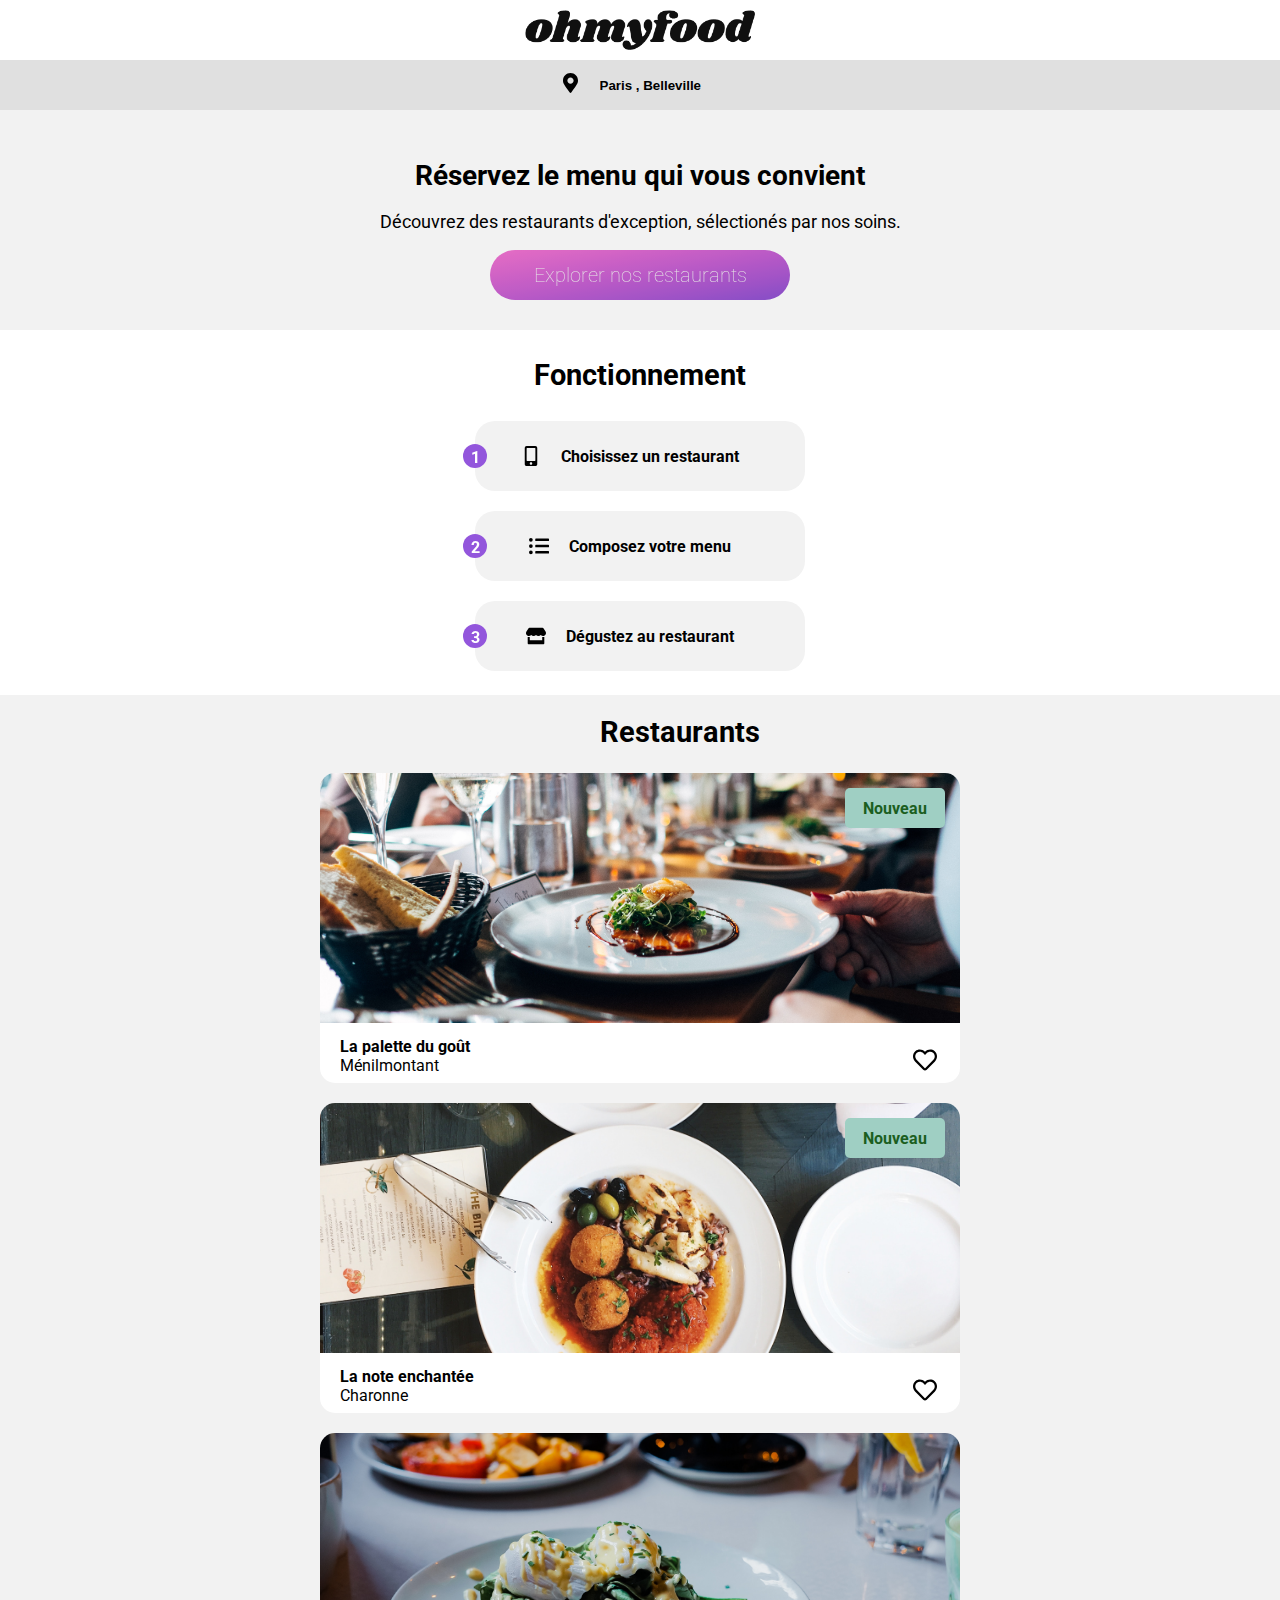
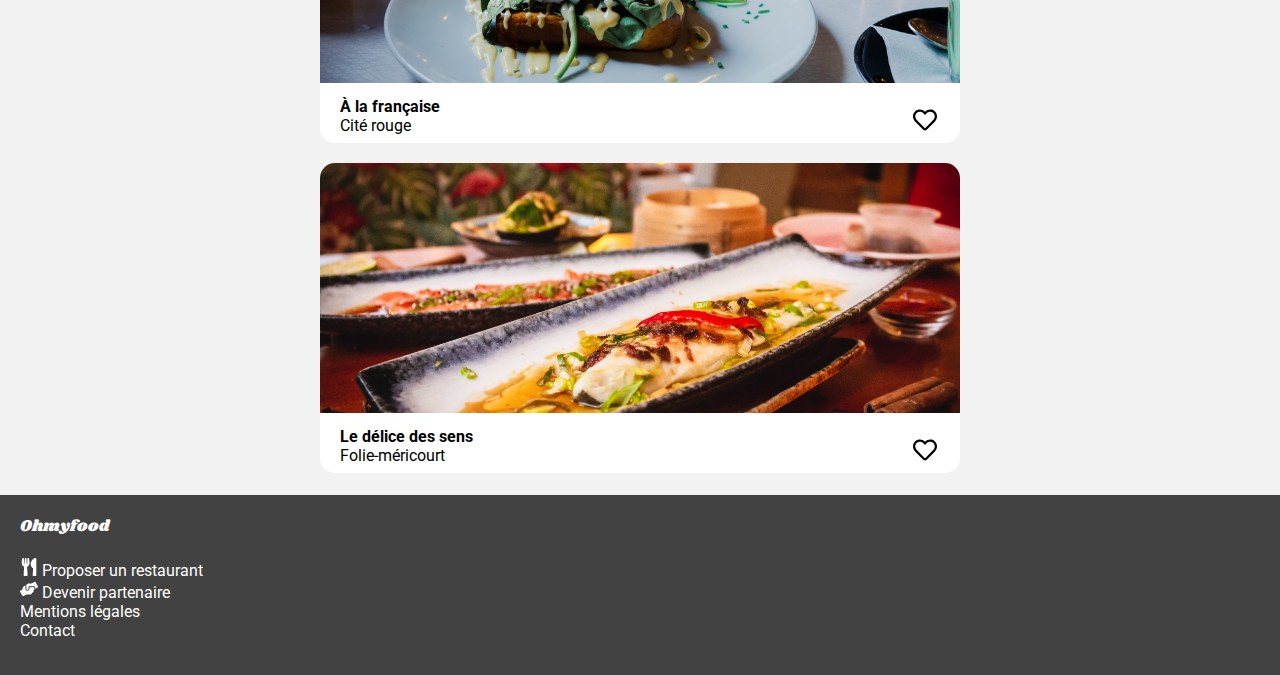
<file: index.html>
<!DOCTYPE html>
<html lang="fr">
<head>
<meta charset="UTF-8">
<meta name="viewport" content="width=device-width,initial-scale=1.0">
<link href="https://fonts.googleapis.com/css2?family=Roboto&family=Shrikhand&display=swap" rel="stylesheet">
<link rel="preconnect" href="https://fonts.googleapis.com">
<link rel="preconnect" href="https://fonts.gstatic.com" crossorigin>
<link rel="stylesheet" href="./css/mobile.css"/>
<link rel="stylesheet" href="./css/desktop.css"/>
<link rel="stylesheet" href="./css/tablette.css"/>
<link rel="stylesheet" href="./css/loader.css" />
<title>Ohmyfood</title>
</head>
<body>
    <div id="loader">
        <div class="loading-spinner"></div>
    </div>
    <header>
        <div><img src="images/ohmyfood.png" class="logo" alt="logo-ohmyfood"></div>
    </header>
    <main>
        <div class="barrederecherche">
            <div>
        <img src="icones/icone-map-market.svg" class="iconemap" alt="iconemap">
        </div>
        <input type="search" value="Paris , Belleville"/>
        </div>
        <section>
        <div class="nav-box">
        <h1>Réservez le menu qui vous convient</h1>
        <p>Découvrez des restaurants d'exception, sélectionés par nos soins.</p>
        <a href="#carte-restaurant">
            <span class="button-explorer">Explorer nos restaurants</span>
            </a>
        </div>
        </section>
        <section id="bloc-bouttons-fonctionnement">
            <h3>Fonctionnement</h3>
            <button>
                <span>
                <svg aria-hidden="true" focusable="false" data-prefix="fas" data-icon="mobile-alt" class="svg-inline--fa fa-mobile-alt fa-w-10" role="img" xmlns="http://www.w3.org/2000/svg" viewBox="0 0 320 512"><path fill="currentColor" d="M272 0H48C21.5 0 0 21.5 0 48v416c0 26.5 21.5 48 48 48h224c26.5 0 48-21.5 48-48V48c0-26.5-21.5-48-48-48zM160 480c-17.7 0-32-14.3-32-32s14.3-32 32-32 32 14.3 32 32-14.3 32-32 32zm112-108c0 6.6-5.4 12-12 12H60c-6.6 0-12-5.4-12-12V60c0-6.6 5.4-12 12-12h200c6.6 0 12 5.4 12 12v312z"></path></svg>
                </span>
                <span>Choisissez un restaurant</span>
                <span>1</span>
            </button>
            <button>
                <span>
                    <svg aria-hidden="true" focusable="false" data-prefix="fas" data-icon="list-ul" class="svg-inline--fa fa-list-ul fa-w-16" role="img" xmlns="http://www.w3.org/2000/svg" viewBox="0 0 512 512"><path fill="currentColor" d="M48 48a48 48 0 1 0 48 48 48 48 0 0 0-48-48zm0 160a48 48 0 1 0 48 48 48 48 0 0 0-48-48zm0 160a48 48 0 1 0 48 48 48 48 0 0 0-48-48zm448 16H176a16 16 0 0 0-16 16v32a16 16 0 0 0 16 16h320a16 16 0 0 0 16-16v-32a16 16 0 0 0-16-16zm0-320H176a16 16 0 0 0-16 16v32a16 16 0 0 0 16 16h320a16 16 0 0 0 16-16V80a16 16 0 0 0-16-16zm0 160H176a16 16 0 0 0-16 16v32a16 16 0 0 0 16 16h320a16 16 0 0 0 16-16v-32a16 16 0 0 0-16-16z"></path></svg>
                </span>
                <span>Composez votre menu</span>
            <span>2</span>
            </button>
            <button>
                <span>
                <svg aria-hidden="true" focusable="false" data-prefix="fas" data-icon="store" class="svg-inline--fa fa-store fa-w-20" role="img" xmlns="http://www.w3.org/2000/svg" viewBox="0 0 616 512"><path fill="currentColor" d="M602 118.6L537.1 15C531.3 5.7 521 0 510 0H106C95 0 84.7 5.7 78.9 15L14 118.6c-33.5 53.5-3.8 127.9 58.8 136.4 4.5.6 9.1.9 13.7.9 29.6 0 55.8-13 73.8-33.1 18 20.1 44.3 33.1 73.8 33.1 29.6 0 55.8-13 73.8-33.1 18 20.1 44.3 33.1 73.8 33.1 29.6 0 55.8-13 73.8-33.1 18.1 20.1 44.3 33.1 73.8 33.1 4.7 0 9.2-.3 13.7-.9 62.8-8.4 92.6-82.8 59-136.4zM529.5 288c-10 0-19.9-1.5-29.5-3.8V384H116v-99.8c-9.6 2.2-19.5 3.8-29.5 3.8-6 0-12.1-.4-18-1.2-5.6-.8-11.1-2.1-16.4-3.6V480c0 17.7 14.3 32 32 32h448c17.7 0 32-14.3 32-32V283.2c-5.4 1.6-10.8 2.9-16.4 3.6-6.1.8-12.1 1.2-18.2 1.2z"></path></svg>
                </span>
                <span>Dégustez au restaurant</span>
                <span>3</span>
            </button>
        </section>
        <section>
            <div class="carte">
                <h2 id="carte-restaurant">Restaurants</h2>
            <a href="restaurants/la-palette-du-gout.html" class="boite">
                <img src="images/jay-wennington-N_Y88TWmGwA-unsplash.jpg" class="image" alt="menilmontant">
                <span class="margetext"><strong>La palette du goût</strong></span>
                <span class="margetext">Ménilmontant</span>
                <span class="nouveau">Nouveau</span>
                <div class="restaurants__figcaption__like">
                    <div class="restaurants__figcaption__like__emptyheart">
                        <!-- svg coeur vide -->
            <img src="images/empty-heart.svg" alt="coeur-vide">
            <!--  -->
                 </div>
        <div class="restaurants__figcaption__like__fullheart">
            <!-- svg coeur dégradé -->
            <img src="images/full-heart.svg" alt="coeur-dégradé">
                </div>
            </div>
            </a>
            <a href="restaurants/la-note-enchantée.html" class="boite">
                <img src="images/stil-u2Lp8tXIcjw-unsplash.jpg" class="image" alt="charonne">
                <span class="margetext"><strong>La note enchantée</strong></span>
                 <span class="margetext">Charonne</span>
                 <span class="nouveau">Nouveau</span>
                <div class="restaurants__figcaption__like">
                    <div class="restaurants__figcaption__like__emptyheart">
                        <!-- svg coeur vide -->
                        <img src="images/empty-heart.svg" alt="coeur-vide">
            <!--  -->
                </div>
        <div class="restaurants__figcaption__like__fullheart">
            <!-- svg coeur dégradé -->
            <img src="images/full-heart.svg" alt="coeur-dégradé">
                </div>
                </div>
            </a>
            <a href="restaurants/a-la-francaise.html" class="boite">
                <img src="images/toa-heftiba-DQKerTsQwi0-unsplash.jpg" class="image" alt="citérouge">
                <span class="margetext"><strong>&Agrave; la française</strong></span>
                <span class="margetext">Cité rouge</span>
                <div class="restaurants__figcaption__like">
                    <div class="restaurants__figcaption__like__emptyheart">
                        <!-- svg coeur vide -->
           <img src="images/empty-heart.svg" alt="coeur-vide">
            <!--  -->
                 </div>
        <div class="restaurants__figcaption__like__fullheart">
            <!-- svg coeur dégradé -->
            <img src="images/full-heart.svg" alt="coeur-dégradé">
                </div>
                </div>
            </a>
            <a href="restaurants/le-delice-des-sens.html" class="boite">
                <img src="images/louis-hansel-shotsoflouis-qNBGVyOCY8Q-unsplash.jpg" class="image" alt="Folie-mericourt">
                <span class="margetext"><strong>Le délice des sens</strong></span>
                <span class="margetext">Folie-méricourt</span>
                    <div class="restaurants__figcaption__like">
                        <div class="restaurants__figcaption__like__emptyheart">
                            <!-- svg coeur vide -->
                            <img src="images/empty-heart.svg" alt="coeur-vide">
                <!--  -->
                     </div>
            <div class="restaurants__figcaption__like__fullheart">
                <!-- svg coeur dégradé -->
                <img src="images/full-heart.svg" alt="coeur-dégradé">
                    </div>
                    </div>
                </a>
                </div>
            </section>
        <footer>
            <div class="bas-page">
            <span class="font-logo">Ohmyfood</span>
            <div>
                <span><svg aria-hidden="true" focusable="false" data-prefix="fas" data-icon="utensils" class="icone svg-inline--fa fa-utensils fa-w-13" role="img" xmlns="http://www.w3.org/2000/svg" viewBox="0 0 416 512"><path fill="currentColor" d="M207.9 15.2c.8 4.7 16.1 94.5 16.1 128.8 0 52.3-27.8 89.6-68.9 104.6L168 486.7c.7 13.7-10.2 25.3-24 25.3H80c-13.7 0-24.7-11.5-24-25.3l12.9-238.1C27.7 233.6 0 196.2 0 144 0 109.6 15.3 19.9 16.1 15.2 19.3-5.1 61.4-5.4 64 16.3v141.2c1.3 3.4 15.1 3.2 16 0 1.4-25.3 7.9-139.2 8-141.8 3.3-20.8 44.7-20.8 47.9 0 .2 2.7 6.6 116.5 8 141.8.9 3.2 14.8 3.4 16 0V16.3c2.6-21.6 44.8-21.4 48-1.1zm119.2 285.7l-15 185.1c-1.2 14 9.9 26 23.9 26h56c13.3 0 24-10.7 24-24V24c0-13.2-10.7-24-24-24-82.5 0-221.4 178.5-64.9 300.9z"></path></svg></span>
                <span>Proposer un restaurant</span>
            </div>
            <div>
                <span><svg aria-hidden="true" focusable="false" data-prefix="fas" data-icon="hands-helping" class="icone svg-inline--fa fa-hands-helping fa-w-20" role="img" xmlns="http://www.w3.org/2000/svg" viewBox="0 0 640 512"><path fill="currentColor" d="M488 192H336v56c0 39.7-32.3 72-72 72s-72-32.3-72-72V126.4l-64.9 39C107.8 176.9 96 197.8 96 220.2v47.3l-80 46.2C.7 322.5-4.6 342.1 4.3 357.4l80 138.6c8.8 15.3 28.4 20.5 43.7 11.7L231.4 448H368c35.3 0 64-28.7 64-64h16c17.7 0 32-14.3 32-32v-64h8c13.3 0 24-10.7 24-24v-48c0-13.3-10.7-24-24-24zm147.7-37.4L555.7 16C546.9.7 527.3-4.5 512 4.3L408.6 64H306.4c-12 0-23.7 3.4-33.9 9.7L239 94.6c-9.4 5.8-15 16.1-15 27.1V248c0 22.1 17.9 40 40 40s40-17.9 40-40v-88h184c30.9 0 56 25.1 56 56v28.5l80-46.2c15.3-8.9 20.5-28.4 11.7-43.7z"></path></svg></span>
                <span>Devenir partenaire</span>
            </div>
            <div>
            <span>Mentions légales</span>
            </div>
            <div>
            <a href="mailto:contact@ohmyfood.com">Contact</a>
            </div>
          </div>
        </footer>
    </main> 
</body>
</html>
</file>
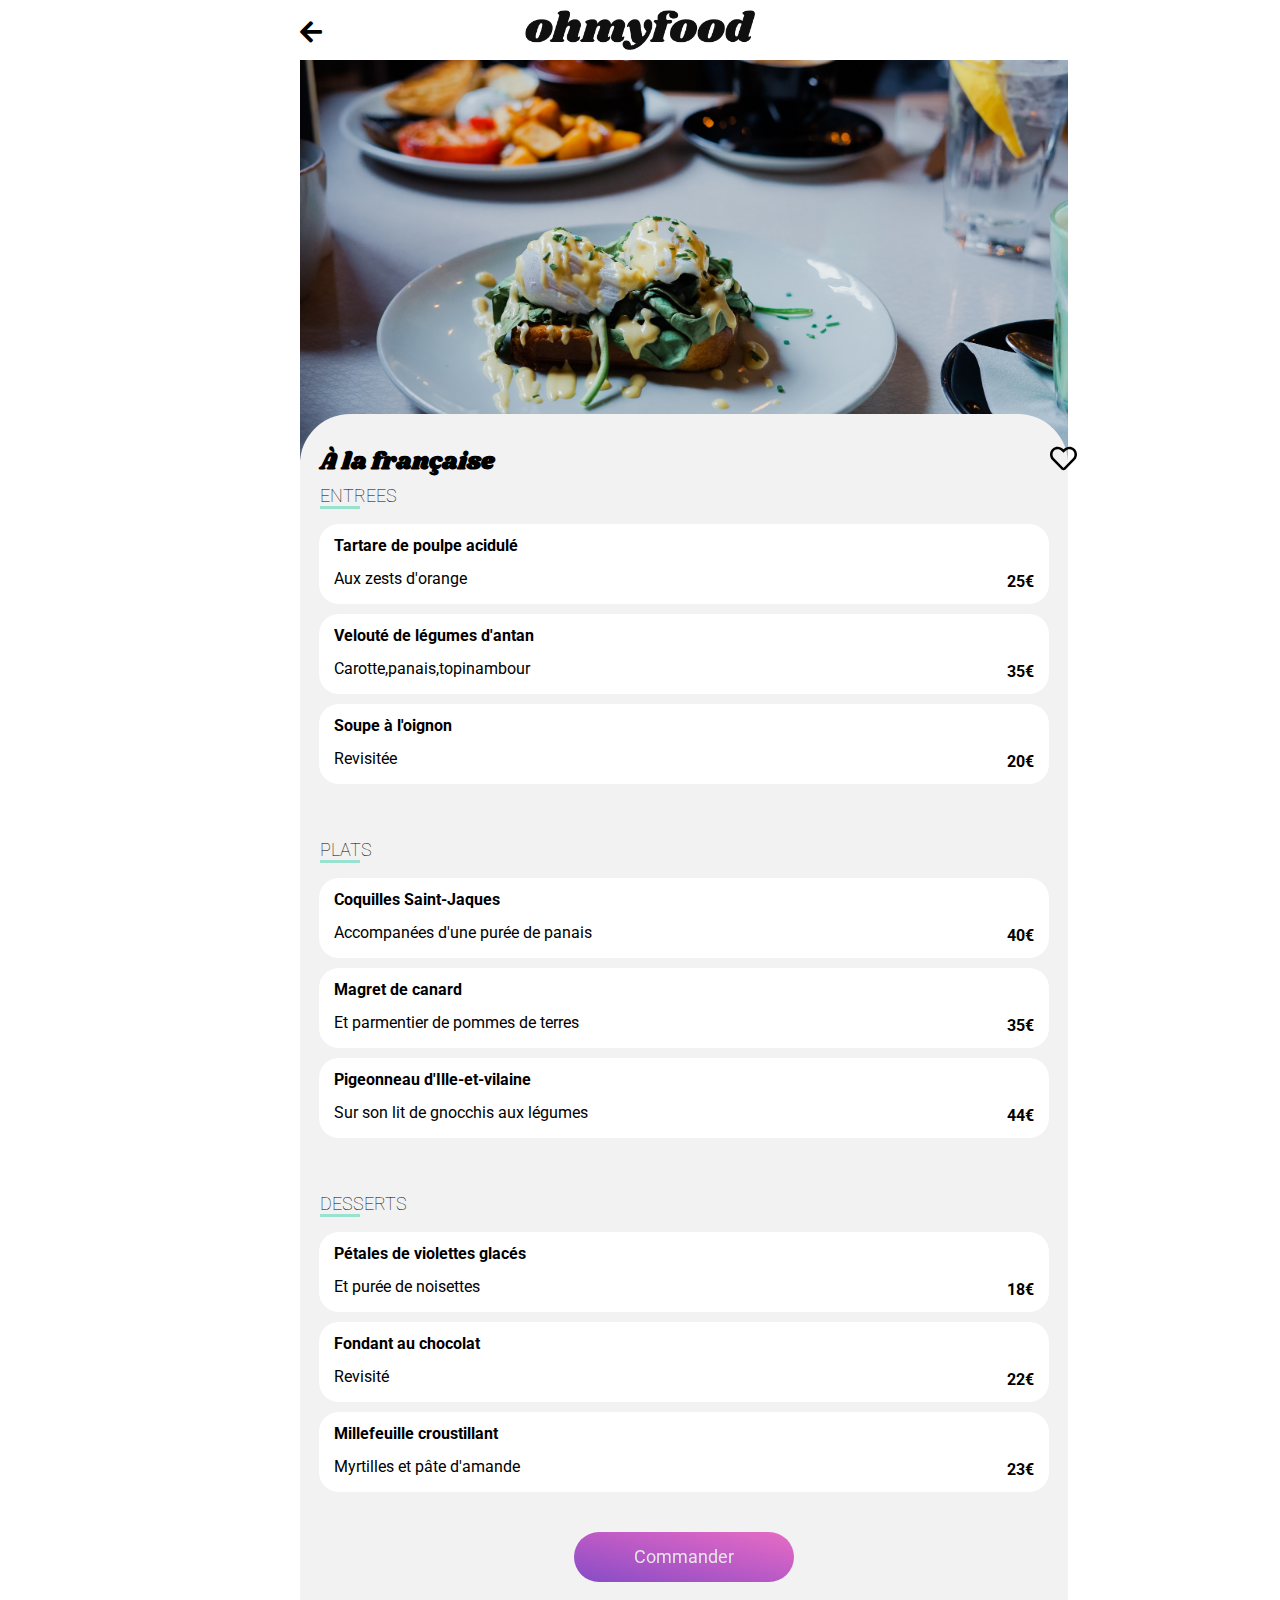
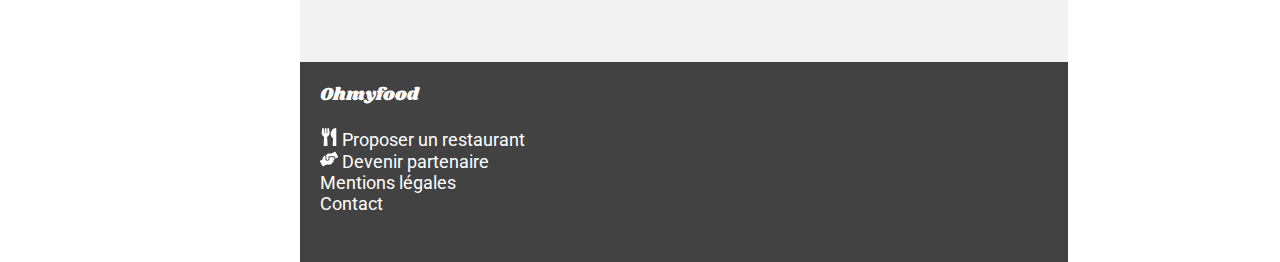
<file: restaurants/a-la-francaise.html>
<!DOCTYPE html>
<html lang="fr">
<head>
<meta charset="UTF-8">
<meta name="viewport" content="width=device-width,initial-scale=1.0">
<link rel="preconnect" href="https://fonts.googleapis.com">
<link rel="preconnect" href="https://fonts.gstatic.com" crossorigin>
<link href="https://fonts.googleapis.com/css2?family=Roboto&family=Shrikhand&display=swap" rel="stylesheet">
<link rel="stylesheet" href="https://use.fontawesome.com/releases/v5.15.4/css/all.css">
<link rel="stylesheet" href="../css/restaurant.css">
<link rel="stylesheet" href="../css/desktop-restaurants.css">
<link rel="stylesheet" href="../css/tablette-restaurants.css"> 
<title>a-la-française</title>
</head>
<body>
    <header>
        <a href="../index.html" id="toLeft">
            <i class="fa fa-arrow-left"></i>
         </a>
        <div class="logo1"><img src="images2/ohmyfood.png" alt="logo-ohmyfood"></div>  
        <div><img src="images2/toa-heftiba-DQKerTsQwi0-unsplash.jpg" class="img1" alt="restaurant-à-la-française"></div>
    </header>
    <main class="container1">
        <section>
            <div>
           <h1>&Agrave; la française</h1>
           <div class="restaurants__figcaption__like">
            <div class="restaurants__figcaption__like__emptyheart">
                <!-- svg coeur vide -->
                <img src="images2/empty-heart.svg" alt="coeur-vide">
    <!--  -->
         </div>
<div class="restaurants__figcaption__like__fullheart">
    <!-- svg coeur dégradé -->
    <img src="images2/full-heart.svg" alt="coeur-dégradé">
        <!--  -->
    </div>
    </div>
    </div>
    <div class="vignets">
         <h2>ENTREES</h2>
         <div class="card">
             <h3>Tartare de poulpe acidulé</h3>
             <p>Aux zests d'orange</p>
             <div><svg aria-hidden="true" focusable="false" data-prefix="fas" data-icon="check-circle" class="svg-inline--fa fa-check-circle fa-w-16" role="img" xmlns="http://www.w3.org/2000/svg" viewBox="0 0 512 512"><path fill="#FFFFFF" d="M504 256c0 136.967-111.033 248-248 248S8 392.967 8 256 119.033 8 256 8s248 111.033 248 248zM227.314 387.314l184-184c6.248-6.248 6.248-16.379 0-22.627l-22.627-22.627c-6.248-6.249-16.379-6.249-22.628 0L216 308.118l-70.059-70.059c-6.248-6.248-16.379-6.248-22.628 0l-22.627 22.627c-6.248 6.248-6.248 16.379 0 22.627l104 104c6.249 6.249 16.379 6.249 22.628.001z"></path></svg></div> 
             <span><strong>25€</strong></span>
            </div>
         <div class="card">
             <h3>Velouté de légumes d'antan</h3>
             <p>Carotte,panais,topinambour</p>
             <div><svg aria-hidden="true" focusable="false" data-prefix="fas" data-icon="check-circle" class="svg-inline--fa fa-check-circle fa-w-16" role="img" xmlns="http://www.w3.org/2000/svg" viewBox="0 0 512 512"><path fill="#FFFFFF" d="M504 256c0 136.967-111.033 248-248 248S8 392.967 8 256 119.033 8 256 8s248 111.033 248 248zM227.314 387.314l184-184c6.248-6.248 6.248-16.379 0-22.627l-22.627-22.627c-6.248-6.249-16.379-6.249-22.628 0L216 308.118l-70.059-70.059c-6.248-6.248-16.379-6.248-22.628 0l-22.627 22.627c-6.248 6.248-6.248 16.379 0 22.627l104 104c6.249 6.249 16.379 6.249 22.628.001z"></path></svg></div> 
             <span><strong>35€</strong></span>
             </div>
         <div class="card">
            <h3>Soupe à l'oignon</h3>
            <p>Revisitée</p>
            <div><svg aria-hidden="true" focusable="false" data-prefix="fas" data-icon="check-circle" class="svg-inline--fa fa-check-circle fa-w-16" role="img" xmlns="http://www.w3.org/2000/svg" viewBox="0 0 512 512"><path fill="#FFFFFF" d="M504 256c0 136.967-111.033 248-248 248S8 392.967 8 256 119.033 8 256 8s248 111.033 248 248zM227.314 387.314l184-184c6.248-6.248 6.248-16.379 0-22.627l-22.627-22.627c-6.248-6.249-16.379-6.249-22.628 0L216 308.118l-70.059-70.059c-6.248-6.248-16.379-6.248-22.628 0l-22.627 22.627c-6.248 6.248-6.248 16.379 0 22.627l104 104c6.249 6.249 16.379 6.249 22.628.001z"></path></svg></div> 
            <span><strong>20€</strong></span>
               </div> 
               </div>  
               <div class="vignets">
         <h2>PLATS</h2>  
         <div class="card">
             <h3>Coquilles Saint-Jaques</h3>
            <p>Accompanées d'une purée de panais</p>
            <div><svg aria-hidden="true" focusable="false" data-prefix="fas" data-icon="check-circle" class="svg-inline--fa fa-check-circle fa-w-16" role="img" xmlns="http://www.w3.org/2000/svg" viewBox="0 0 512 512"><path fill="#FFFFFF" d="M504 256c0 136.967-111.033 248-248 248S8 392.967 8 256 119.033 8 256 8s248 111.033 248 248zM227.314 387.314l184-184c6.248-6.248 6.248-16.379 0-22.627l-22.627-22.627c-6.248-6.249-16.379-6.249-22.628 0L216 308.118l-70.059-70.059c-6.248-6.248-16.379-6.248-22.628 0l-22.627 22.627c-6.248 6.248-6.248 16.379 0 22.627l104 104c6.249 6.249 16.379 6.249 22.628.001z"></path></svg></div> 
            <span><strong>40€</strong></span>
               </div>  
               <div class="card">
                <h3>Magret de canard</h3>
                <p>Et parmentier de pommes de terres</p>
                <div><svg aria-hidden="true" focusable="false" data-prefix="fas" data-icon="check-circle" class="svg-inline--fa fa-check-circle fa-w-16" role="img" xmlns="http://www.w3.org/2000/svg" viewBox="0 0 512 512"><path fill="#FFFFFF" d="M504 256c0 136.967-111.033 248-248 248S8 392.967 8 256 119.033 8 256 8s248 111.033 248 248zM227.314 387.314l184-184c6.248-6.248 6.248-16.379 0-22.627l-22.627-22.627c-6.248-6.249-16.379-6.249-22.628 0L216 308.118l-70.059-70.059c-6.248-6.248-16.379-6.248-22.628 0l-22.627 22.627c-6.248 6.248-6.248 16.379 0 22.627l104 104c6.249 6.249 16.379 6.249 22.628.001z"></path></svg></div> 
                <span><strong>35€</strong></span>
                   </div> 
                    <div class="card">
                    <h3>Pigeonneau d'Ille-et-vilaine</h3>
                    <p>Sur son lit de gnocchis aux légumes</p>
                    <div><svg aria-hidden="true" focusable="false" data-prefix="fas" data-icon="check-circle" class="svg-inline--fa fa-check-circle fa-w-16" role="img" xmlns="http://www.w3.org/2000/svg" viewBox="0 0 512 512"><path fill="#FFFFFF" d="M504 256c0 136.967-111.033 248-248 248S8 392.967 8 256 119.033 8 256 8s248 111.033 248 248zM227.314 387.314l184-184c6.248-6.248 6.248-16.379 0-22.627l-22.627-22.627c-6.248-6.249-16.379-6.249-22.628 0L216 308.118l-70.059-70.059c-6.248-6.248-16.379-6.248-22.628 0l-22.627 22.627c-6.248 6.248-6.248 16.379 0 22.627l104 104c6.249 6.249 16.379 6.249 22.628.001z"></path></svg></div> 
                    <span><strong>44€</strong></span>
                       </div>
                       </div>
        <div class="vignets"> 
         <h2>DESSERTS</h2>
          <div class="card">
            <h3>Pétales de violettes glacés</h3>
            <p>Et purée de noisettes</p>
            <div><svg aria-hidden="true" focusable="false" data-prefix="fas" data-icon="check-circle" class="svg-inline--fa fa-check-circle fa-w-16" role="img" xmlns="http://www.w3.org/2000/svg" viewBox="0 0 512 512"><path fill="#FFFFFF" d="M504 256c0 136.967-111.033 248-248 248S8 392.967 8 256 119.033 8 256 8s248 111.033 248 248zM227.314 387.314l184-184c6.248-6.248 6.248-16.379 0-22.627l-22.627-22.627c-6.248-6.249-16.379-6.249-22.628 0L216 308.118l-70.059-70.059c-6.248-6.248-16.379-6.248-22.628 0l-22.627 22.627c-6.248 6.248-6.248 16.379 0 22.627l104 104c6.249 6.249 16.379 6.249 22.628.001z"></path></svg></div> 
            <span><strong>18€</strong></span>
               </div>  
             <div class="card">
                <h3>Fondant au chocolat</h3>
                <p>Revisité</p>
                <div><svg aria-hidden="true" focusable="false" data-prefix="fas" data-icon="check-circle" class="svg-inline--fa fa-check-circle fa-w-16" role="img" xmlns="http://www.w3.org/2000/svg" viewBox="0 0 512 512"><path fill="#FFFFFF" d="M504 256c0 136.967-111.033 248-248 248S8 392.967 8 256 119.033 8 256 8s248 111.033 248 248zM227.314 387.314l184-184c6.248-6.248 6.248-16.379 0-22.627l-22.627-22.627c-6.248-6.249-16.379-6.249-22.628 0L216 308.118l-70.059-70.059c-6.248-6.248-16.379-6.248-22.628 0l-22.627 22.627c-6.248 6.248-6.248 16.379 0 22.627l104 104c6.249 6.249 16.379 6.249 22.628.001z"></path></svg></div> 
                <span><strong>22€</strong></span>
                   </div>   
                <div class="card">
                    <h3>Millefeuille croustillant</h3>
                    <p>Myrtilles et pâte d'amande</p>
                    <div><svg aria-hidden="true" focusable="false" data-prefix="fas" data-icon="check-circle" class="svg-inline--fa fa-check-circle fa-w-16" role="img" xmlns="http://www.w3.org/2000/svg" viewBox="0 0 512 512"><path fill="#FFFFFF" d="M504 256c0 136.967-111.033 248-248 248S8 392.967 8 256 119.033 8 256 8s248 111.033 248 248zM227.314 387.314l184-184c6.248-6.248 6.248-16.379 0-22.627l-22.627-22.627c-6.248-6.249-16.379-6.249-22.628 0L216 308.118l-70.059-70.059c-6.248-6.248-16.379-6.248-22.628 0l-22.627 22.627c-6.248 6.248-6.248 16.379 0 22.627l104 104c6.249 6.249 16.379 6.249 22.628.001z"></path></svg></div> 
                    <span><strong>23€</strong></span>
                       </div> 
                    </div> 
        <span class="boutton">Commander</span>
    </section>
    <footer>
        <div class="bas-page">
        <span class="font-logo">Ohmyfood</span>
        <div>
            <span><svg aria-hidden="true" focusable="false" data-prefix="fas" data-icon="utensils" class="icone svg-inline--fa fa-utensils fa-w-13" role="img" xmlns="http://www.w3.org/2000/svg" viewBox="0 0 416 512"><path fill="currentColor" d="M207.9 15.2c.8 4.7 16.1 94.5 16.1 128.8 0 52.3-27.8 89.6-68.9 104.6L168 486.7c.7 13.7-10.2 25.3-24 25.3H80c-13.7 0-24.7-11.5-24-25.3l12.9-238.1C27.7 233.6 0 196.2 0 144 0 109.6 15.3 19.9 16.1 15.2 19.3-5.1 61.4-5.4 64 16.3v141.2c1.3 3.4 15.1 3.2 16 0 1.4-25.3 7.9-139.2 8-141.8 3.3-20.8 44.7-20.8 47.9 0 .2 2.7 6.6 116.5 8 141.8.9 3.2 14.8 3.4 16 0V16.3c2.6-21.6 44.8-21.4 48-1.1zm119.2 285.7l-15 185.1c-1.2 14 9.9 26 23.9 26h56c13.3 0 24-10.7 24-24V24c0-13.2-10.7-24-24-24-82.5 0-221.4 178.5-64.9 300.9z"></path></svg></span>
            <span>Proposer un restaurant</span>
        </div>
        <div>
            <span><svg aria-hidden="true" focusable="false" data-prefix="fas" data-icon="hands-helping" class="icone svg-inline--fa fa-hands-helping fa-w-20" role="img" xmlns="http://www.w3.org/2000/svg" viewBox="0 0 640 512"><path fill="currentColor" d="M488 192H336v56c0 39.7-32.3 72-72 72s-72-32.3-72-72V126.4l-64.9 39C107.8 176.9 96 197.8 96 220.2v47.3l-80 46.2C.7 322.5-4.6 342.1 4.3 357.4l80 138.6c8.8 15.3 28.4 20.5 43.7 11.7L231.4 448H368c35.3 0 64-28.7 64-64h16c17.7 0 32-14.3 32-32v-64h8c13.3 0 24-10.7 24-24v-48c0-13.3-10.7-24-24-24zm147.7-37.4L555.7 16C546.9.7 527.3-4.5 512 4.3L408.6 64H306.4c-12 0-23.7 3.4-33.9 9.7L239 94.6c-9.4 5.8-15 16.1-15 27.1V248c0 22.1 17.9 40 40 40s40-17.9 40-40v-88h184c30.9 0 56 25.1 56 56v28.5l80-46.2c15.3-8.9 20.5-28.4 11.7-43.7z"></path></svg></span>
            <span>Devenir partenaire</span>
        </div>
        <div>
        <span>Mentions légales</span>
        </div>
        <div>
        <a href="mailto:contact@ohmyfood.com">Contact</a>
        </div>
      </div>
    </footer>
</main>
</body>
</file>
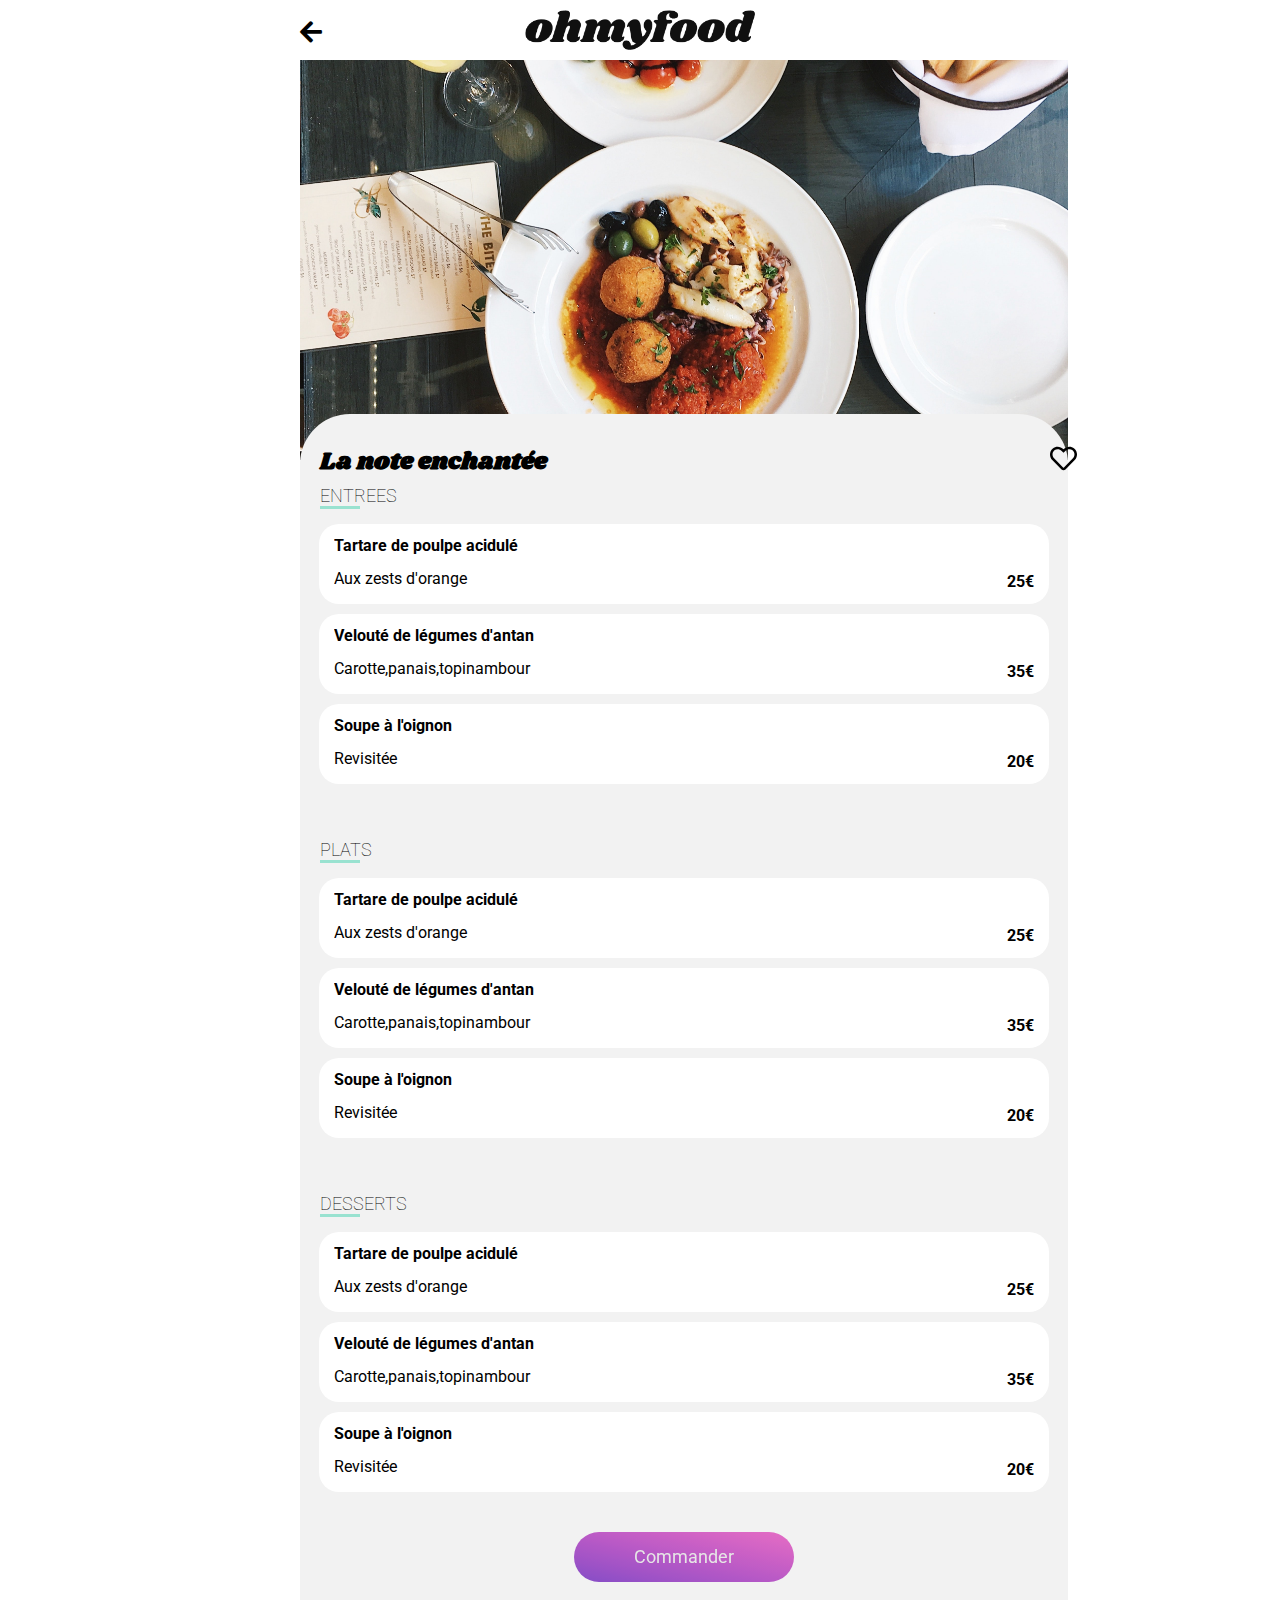
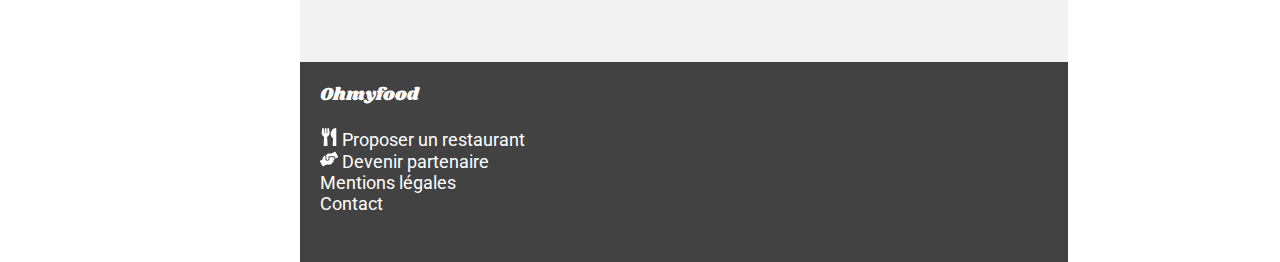
<file: restaurants/la-note-enchantée.html>
<!DOCTYPE html>
<html lang="fr">
<head>
<meta charset="UTF-8">
<meta name="viewport" content="width=device-width,initial-scale=1.0">
<link href="https://fonts.googleapis.com/css2?family=Roboto&family=Shrikhand&display=swap" rel="stylesheet">
<link rel="preconnect" href="https://fonts.googleapis.com">
<link rel="preconnect" href="https://fonts.gstatic.com" crossorigin>
<link rel="stylesheet" href="https://use.fontawesome.com/releases/v5.15.4/css/all.css">
<link rel="stylesheet" href="../css/restaurant.css" />
<link rel="stylesheet" href="../css/desktop-restaurants.css">
<link rel="stylesheet" href="../css/tablette-restaurants.css">
<title>la-note-enchantée</title>
</head>
<body>
    <header>
        <a href="../index.html" id="toLeft">
            <i class="fa fa-arrow-left"></i>
         </a>
        <div class="logo1"><img src="images2/ohmyfood.png" alt="logo-ohmyfood"></div>  
        <div><img src="images2/stil-u2Lp8tXIcjw-unsplash.jpg" class="img1" alt="restaurant-la-note-enchantée"></div>
    </header>
    <main class="container1">
        <section>
            <div>
           <h1>La note enchantée</h1>
           <div class="restaurants__figcaption__like">
            <div class="restaurants__figcaption__like__emptyheart">
                <!-- svg coeur vide -->
                <img src="images2/empty-heart.svg" alt="coeur-vide">
    <!--  -->
         </div>
<div class="restaurants__figcaption__like__fullheart">
    <!-- svg coeur dégradé -->
    <img src="images2/full-heart.svg" alt="coeur-dégradé">
        <!--  -->
    </div>
    </div>
    </div>
    <div class="vignets">
           <h2>ENTREES</h2>
           <div class="card">
            <h3>Tartare de poulpe acidulé</h3>
            <p>Aux zests d'orange</p>
            <div><svg aria-hidden="true" focusable="false" data-prefix="fas" data-icon="check-circle" class="svg-inline--fa fa-check-circle fa-w-16" role="img" xmlns="http://www.w3.org/2000/svg" viewBox="0 0 512 512"><path fill="#FFFFFF" d="M504 256c0 136.967-111.033 248-248 248S8 392.967 8 256 119.033 8 256 8s248 111.033 248 248zM227.314 387.314l184-184c6.248-6.248 6.248-16.379 0-22.627l-22.627-22.627c-6.248-6.249-16.379-6.249-22.628 0L216 308.118l-70.059-70.059c-6.248-6.248-16.379-6.248-22.628 0l-22.627 22.627c-6.248 6.248-6.248 16.379 0 22.627l104 104c6.249 6.249 16.379 6.249 22.628.001z"></path></svg></div> 
            <span><strong>25€</strong></span>
           </div>
        <div class="card">
            <h3>Velouté de légumes d'antan</h3>
            <p>Carotte,panais,topinambour</p>
            <div><svg aria-hidden="true" focusable="false" data-prefix="fas" data-icon="check-circle" class="svg-inline--fa fa-check-circle fa-w-16" role="img" xmlns="http://www.w3.org/2000/svg" viewBox="0 0 512 512"><path fill="#FFFFFF" d="M504 256c0 136.967-111.033 248-248 248S8 392.967 8 256 119.033 8 256 8s248 111.033 248 248zM227.314 387.314l184-184c6.248-6.248 6.248-16.379 0-22.627l-22.627-22.627c-6.248-6.249-16.379-6.249-22.628 0L216 308.118l-70.059-70.059c-6.248-6.248-16.379-6.248-22.628 0l-22.627 22.627c-6.248 6.248-6.248 16.379 0 22.627l104 104c6.249 6.249 16.379 6.249 22.628.001z"></path></svg></div>
             <span><strong>35€</strong></span>
            </div>
        <div class="card">
           <h3>Soupe à l'oignon</h3>
           <p>Revisitée</p>
           <div><svg aria-hidden="true" focusable="false" data-prefix="fas" data-icon="check-circle" class="svg-inline--fa fa-check-circle fa-w-16" role="img" xmlns="http://www.w3.org/2000/svg" viewBox="0 0 512 512"><path fill="#FFFFFF" d="M504 256c0 136.967-111.033 248-248 248S8 392.967 8 256 119.033 8 256 8s248 111.033 248 248zM227.314 387.314l184-184c6.248-6.248 6.248-16.379 0-22.627l-22.627-22.627c-6.248-6.249-16.379-6.249-22.628 0L216 308.118l-70.059-70.059c-6.248-6.248-16.379-6.248-22.628 0l-22.627 22.627c-6.248 6.248-6.248 16.379 0 22.627l104 104c6.249 6.249 16.379 6.249 22.628.001z"></path></svg></div>
           <span><strong>20€</strong></span>
              </div>     
              </div>
              <div class="vignets">
               <h2>PLATS</h2>
               <div class="card">
                <h3>Tartare de poulpe acidulé</h3>
                <p>Aux zests d'orange</p>
                <div><svg aria-hidden="true" focusable="false" data-prefix="fas" data-icon="check-circle" class="svg-inline--fa fa-check-circle fa-w-16" role="img" xmlns="http://www.w3.org/2000/svg" viewBox="0 0 512 512"><path fill="#FFFFFF" d="M504 256c0 136.967-111.033 248-248 248S8 392.967 8 256 119.033 8 256 8s248 111.033 248 248zM227.314 387.314l184-184c6.248-6.248 6.248-16.379 0-22.627l-22.627-22.627c-6.248-6.249-16.379-6.249-22.628 0L216 308.118l-70.059-70.059c-6.248-6.248-16.379-6.248-22.628 0l-22.627 22.627c-6.248 6.248-6.248 16.379 0 22.627l104 104c6.249 6.249 16.379 6.249 22.628.001z"></path></svg></div>
                <span><strong>25€</strong></span>
               </div>
            <div class="card">
                <h3>Velouté de légumes d'antan</h3>
                <p>Carotte,panais,topinambour</p>
                <div><svg aria-hidden="true" focusable="false" data-prefix="fas" data-icon="check-circle" class="svg-inline--fa fa-check-circle fa-w-16" role="img" xmlns="http://www.w3.org/2000/svg" viewBox="0 0 512 512"><path fill="#FFFFFF" d="M504 256c0 136.967-111.033 248-248 248S8 392.967 8 256 119.033 8 256 8s248 111.033 248 248zM227.314 387.314l184-184c6.248-6.248 6.248-16.379 0-22.627l-22.627-22.627c-6.248-6.249-16.379-6.249-22.628 0L216 308.118l-70.059-70.059c-6.248-6.248-16.379-6.248-22.628 0l-22.627 22.627c-6.248 6.248-6.248 16.379 0 22.627l104 104c6.249 6.249 16.379 6.249 22.628.001z"></path></svg></div>  
                <span><strong>35€</strong></span>
                </div>
            <div class="card">
               <h3>Soupe à l'oignon</h3>
               <p>Revisitée</p>
               <div><svg aria-hidden="true" focusable="false" data-prefix="fas" data-icon="check-circle" class="svg-inline--fa fa-check-circle fa-w-16" role="img" xmlns="http://www.w3.org/2000/svg" viewBox="0 0 512 512"><path fill="#FFFFFF" d="M504 256c0 136.967-111.033 248-248 248S8 392.967 8 256 119.033 8 256 8s248 111.033 248 248zM227.314 387.314l184-184c6.248-6.248 6.248-16.379 0-22.627l-22.627-22.627c-6.248-6.249-16.379-6.249-22.628 0L216 308.118l-70.059-70.059c-6.248-6.248-16.379-6.248-22.628 0l-22.627 22.627c-6.248 6.248-6.248 16.379 0 22.627l104 104c6.249 6.249 16.379 6.249 22.628.001z"></path></svg></div>
               <span><strong>20€</strong></span>
                  </div> 
                  </div>
                  <div class="vignets">     
           <h2>DESSERTS</h2>
           <div class="card">
            <h3>Tartare de poulpe acidulé</h3>
            <p>Aux zests d'orange</p>
            <div><svg aria-hidden="true" focusable="false" data-prefix="fas" data-icon="check-circle" class="svg-inline--fa fa-check-circle fa-w-16" role="img" xmlns="http://www.w3.org/2000/svg" viewBox="0 0 512 512"><path fill="#FFFFFF" d="M504 256c0 136.967-111.033 248-248 248S8 392.967 8 256 119.033 8 256 8s248 111.033 248 248zM227.314 387.314l184-184c6.248-6.248 6.248-16.379 0-22.627l-22.627-22.627c-6.248-6.249-16.379-6.249-22.628 0L216 308.118l-70.059-70.059c-6.248-6.248-16.379-6.248-22.628 0l-22.627 22.627c-6.248 6.248-6.248 16.379 0 22.627l104 104c6.249 6.249 16.379 6.249 22.628.001z"></path></svg></div>
             <span><strong>25€</strong></span>
           </div>
        <div class="card">
            <h3>Velouté de légumes d'antan</h3>
            <p>Carotte,panais,topinambour</p>
            <div><svg aria-hidden="true" focusable="false" data-prefix="fas" data-icon="check-circle" class="svg-inline--fa fa-check-circle fa-w-16" role="img" xmlns="http://www.w3.org/2000/svg" viewBox="0 0 512 512"><path fill="#FFFFFF" d="M504 256c0 136.967-111.033 248-248 248S8 392.967 8 256 119.033 8 256 8s248 111.033 248 248zM227.314 387.314l184-184c6.248-6.248 6.248-16.379 0-22.627l-22.627-22.627c-6.248-6.249-16.379-6.249-22.628 0L216 308.118l-70.059-70.059c-6.248-6.248-16.379-6.248-22.628 0l-22.627 22.627c-6.248 6.248-6.248 16.379 0 22.627l104 104c6.249 6.249 16.379 6.249 22.628.001z"></path></svg></div>
            <span><strong>35€</strong></span>
            </div>
        <div class="card">
           <h3>Soupe à l'oignon</h3>
           <p>Revisitée</p>
           <div><svg aria-hidden="true" focusable="false" data-prefix="fas" data-icon="check-circle" class="svg-inline--fa fa-check-circle fa-w-16" role="img" xmlns="http://www.w3.org/2000/svg" viewBox="0 0 512 512"><path fill="#FFFFFF" d="M504 256c0 136.967-111.033 248-248 248S8 392.967 8 256 119.033 8 256 8s248 111.033 248 248zM227.314 387.314l184-184c6.248-6.248 6.248-16.379 0-22.627l-22.627-22.627c-6.248-6.249-16.379-6.249-22.628 0L216 308.118l-70.059-70.059c-6.248-6.248-16.379-6.248-22.628 0l-22.627 22.627c-6.248 6.248-6.248 16.379 0 22.627l104 104c6.249 6.249 16.379 6.249 22.628.001z"></path></svg></div>
           <span><strong>20€</strong></span>
              </div>
              </div>     
        <span class="boutton">Commander</span>
    </section>
    <footer>
        <div class="bas-page">
        <span class="font-logo">Ohmyfood</span>
        <div>
            <span><svg aria-hidden="true" focusable="false" data-prefix="fas" data-icon="utensils" class="icone svg-inline--fa fa-utensils fa-w-13" role="img" xmlns="http://www.w3.org/2000/svg" viewBox="0 0 416 512"><path fill="currentColor" d="M207.9 15.2c.8 4.7 16.1 94.5 16.1 128.8 0 52.3-27.8 89.6-68.9 104.6L168 486.7c.7 13.7-10.2 25.3-24 25.3H80c-13.7 0-24.7-11.5-24-25.3l12.9-238.1C27.7 233.6 0 196.2 0 144 0 109.6 15.3 19.9 16.1 15.2 19.3-5.1 61.4-5.4 64 16.3v141.2c1.3 3.4 15.1 3.2 16 0 1.4-25.3 7.9-139.2 8-141.8 3.3-20.8 44.7-20.8 47.9 0 .2 2.7 6.6 116.5 8 141.8.9 3.2 14.8 3.4 16 0V16.3c2.6-21.6 44.8-21.4 48-1.1zm119.2 285.7l-15 185.1c-1.2 14 9.9 26 23.9 26h56c13.3 0 24-10.7 24-24V24c0-13.2-10.7-24-24-24-82.5 0-221.4 178.5-64.9 300.9z"></path></svg></span>
            <span>Proposer un restaurant</span>
        </div>
        <div>
            <span><svg aria-hidden="true" focusable="false" data-prefix="fas" data-icon="hands-helping" class="icone svg-inline--fa fa-hands-helping fa-w-20" role="img" xmlns="http://www.w3.org/2000/svg" viewBox="0 0 640 512"><path fill="currentColor" d="M488 192H336v56c0 39.7-32.3 72-72 72s-72-32.3-72-72V126.4l-64.9 39C107.8 176.9 96 197.8 96 220.2v47.3l-80 46.2C.7 322.5-4.6 342.1 4.3 357.4l80 138.6c8.8 15.3 28.4 20.5 43.7 11.7L231.4 448H368c35.3 0 64-28.7 64-64h16c17.7 0 32-14.3 32-32v-64h8c13.3 0 24-10.7 24-24v-48c0-13.3-10.7-24-24-24zm147.7-37.4L555.7 16C546.9.7 527.3-4.5 512 4.3L408.6 64H306.4c-12 0-23.7 3.4-33.9 9.7L239 94.6c-9.4 5.8-15 16.1-15 27.1V248c0 22.1 17.9 40 40 40s40-17.9 40-40v-88h184c30.9 0 56 25.1 56 56v28.5l80-46.2c15.3-8.9 20.5-28.4 11.7-43.7z"></path></svg></span>
            <span>Devenir partenaire</span>
        </div>
        <div>
        <span>Mentions légales</span>
        </div>
        <div>
        <a href="mailto:contact@ohmyfood.com">Contact</a>
        </div>
      </div>
</footer>
</main>
</body>
</html>
</file>
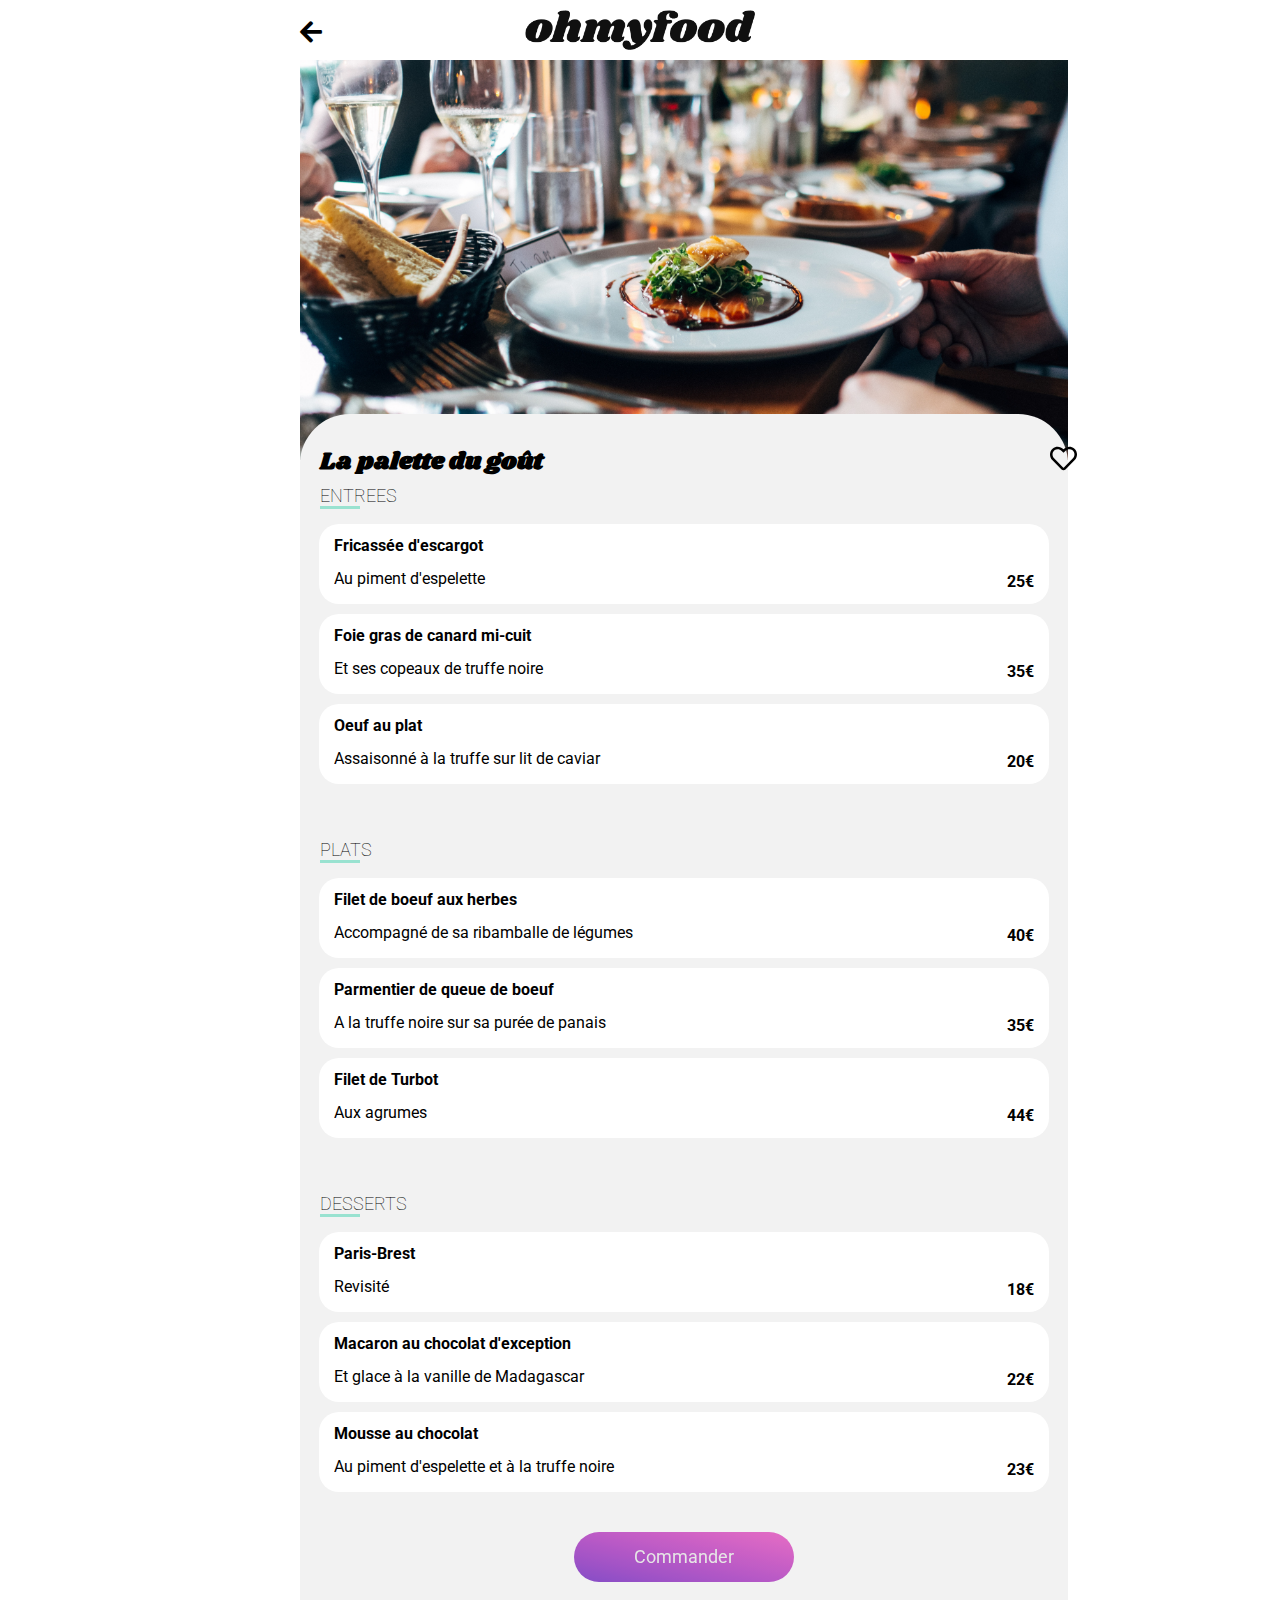
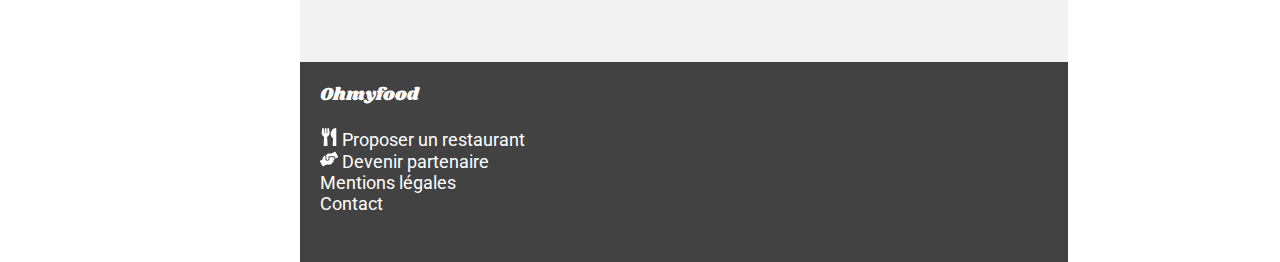
<file: restaurants/la-palette-du-gout.html>
<!DOCTYPE html>
<html lang="fr">
<head>
<meta charset="UTF-8">
<meta name="viewport" content="width=device-width,initial-scale=1.0">
<link href="https://fonts.googleapis.com/css2?family=Roboto&family=Shrikhand&display=swap" rel="stylesheet">
<link rel="preconnect" href="https://fonts.googleapis.com">
<link rel="preconnect" href="https://fonts.gstatic.com" crossorigin>
<link rel="stylesheet" href="https://use.fontawesome.com/releases/v5.15.4/css/all.css">
<link rel="stylesheet" href="../css/restaurant.css"/>
<link rel="stylesheet" href="../css/desktop-restaurants.css">
<link rel="stylesheet" href="../css/tablette-restaurants.css">
<title>la-palette-du-gout</title>
</head>
<body>
    <header>
        <a href="../index.html" id="toLeft">
            <i class="fa fa-arrow-left"></i>
         </a>
        <div class="logo1"><img src="images2/ohmyfood.png" alt="logo-ohmyfood"></div>
       <div><img src="images2/jay-wennington-N_Y88TWmGwA-unsplash.jpg" class="img1" alt="restaurant-la-palette-du-gout"></div>  
    </header>
    <main class="container1">
        <section>
            <div>
           <h1>La palette du goût</h1>
           <div class="restaurants__figcaption__like">
            <div class="restaurants__figcaption__like__emptyheart">
                <!-- svg coeur vide -->
                <img src="images2/empty-heart.svg" alt="coeur-vide">
    <!--  -->
         </div>
<div class="restaurants__figcaption__like__fullheart">
    <!-- svg coeur dégradé -->
    <img src="images2/full-heart.svg" alt="coeur-dégradé">
        <!--  -->
    </div>
    </div>
    </div>
    <div class="vignets">
           <h2>ENTREES</h2>
           <div class="card">
            <h3>Fricassée d'escargot</h3>
            <p>Au piment d'espelette</p>
            <span><strong>25€</strong></span>
            <div><svg aria-hidden="true" focusable="false" data-prefix="fas" data-icon="check-circle" class="svg-inline--fa fa-check-circle fa-w-16" role="img" xmlns="http://www.w3.org/2000/svg" viewBox="0 0 512 512"><path fill="#FFFFFF" d="M504 256c0 136.967-111.033 248-248 248S8 392.967 8 256 119.033 8 256 8s248 111.033 248 248zM227.314 387.314l184-184c6.248-6.248 6.248-16.379 0-22.627l-22.627-22.627c-6.248-6.249-16.379-6.249-22.628 0L216 308.118l-70.059-70.059c-6.248-6.248-16.379-6.248-22.628 0l-22.627 22.627c-6.248 6.248-6.248 16.379 0 22.627l104 104c6.249 6.249 16.379 6.249 22.628.001z"></path></svg></div> 
           </div>
        <div class="card">
            <h3>Foie gras de canard mi-cuit</h3>
            <p>Et ses copeaux de truffe noire</p>
            <div><svg aria-hidden="true" focusable="false" data-prefix="fas" data-icon="check-circle" class="svg-inline--fa fa-check-circle fa-w-16" role="img" xmlns="http://www.w3.org/2000/svg" viewBox="0 0 512 512"><path fill="#FFFFFF" d="M504 256c0 136.967-111.033 248-248 248S8 392.967 8 256 119.033 8 256 8s248 111.033 248 248zM227.314 387.314l184-184c6.248-6.248 6.248-16.379 0-22.627l-22.627-22.627c-6.248-6.249-16.379-6.249-22.628 0L216 308.118l-70.059-70.059c-6.248-6.248-16.379-6.248-22.628 0l-22.627 22.627c-6.248 6.248-6.248 16.379 0 22.627l104 104c6.249 6.249 16.379 6.249 22.628.001z"></path></svg></div> 
            <span><strong>35€</strong></span>
            </div>
        <div class="card">
           <h3>Oeuf au plat</h3>
           <p>Assaisonné à la truffe sur lit de caviar</p>
           <div><svg aria-hidden="true" focusable="false" data-prefix="fas" data-icon="check-circle" class="svg-inline--fa fa-check-circle fa-w-16" role="img" xmlns="http://www.w3.org/2000/svg" viewBox="0 0 512 512"><path fill="#FFFFFF" d="M504 256c0 136.967-111.033 248-248 248S8 392.967 8 256 119.033 8 256 8s248 111.033 248 248zM227.314 387.314l184-184c6.248-6.248 6.248-16.379 0-22.627l-22.627-22.627c-6.248-6.249-16.379-6.249-22.628 0L216 308.118l-70.059-70.059c-6.248-6.248-16.379-6.248-22.628 0l-22.627 22.627c-6.248 6.248-6.248 16.379 0 22.627l104 104c6.249 6.249 16.379 6.249 22.628.001z"></path></svg></div> 
           <span><strong>20€</strong></span>
              </div>  
              </div>
              <div class="vignets">   
               <h2>PLATS</h2>
               <div class="card">
                <h3>Filet de boeuf aux herbes</h3>
                <p>Accompagné de sa ribamballe de légumes</p>
                <div><svg aria-hidden="true" focusable="false" data-prefix="fas" data-icon="check-circle" class="svg-inline--fa fa-check-circle fa-w-16" role="img" xmlns="http://www.w3.org/2000/svg" viewBox="0 0 512 512"><path fill="#FFFFFF" d="M504 256c0 136.967-111.033 248-248 248S8 392.967 8 256 119.033 8 256 8s248 111.033 248 248zM227.314 387.314l184-184c6.248-6.248 6.248-16.379 0-22.627l-22.627-22.627c-6.248-6.249-16.379-6.249-22.628 0L216 308.118l-70.059-70.059c-6.248-6.248-16.379-6.248-22.628 0l-22.627 22.627c-6.248 6.248-6.248 16.379 0 22.627l104 104c6.249 6.249 16.379 6.249 22.628.001z"></path></svg></div> 
                <span><strong>40€</strong></span>
               </div>
            <div class="card">
                <h3>Parmentier de queue de boeuf</h3>
                <p>A la truffe noire sur sa purée de panais</p>
                <div><svg aria-hidden="true" focusable="false" data-prefix="fas" data-icon="check-circle" class="svg-inline--fa fa-check-circle fa-w-16" role="img" xmlns="http://www.w3.org/2000/svg" viewBox="0 0 512 512"><path fill="#FFFFFF" d="M504 256c0 136.967-111.033 248-248 248S8 392.967 8 256 119.033 8 256 8s248 111.033 248 248zM227.314 387.314l184-184c6.248-6.248 6.248-16.379 0-22.627l-22.627-22.627c-6.248-6.249-16.379-6.249-22.628 0L216 308.118l-70.059-70.059c-6.248-6.248-16.379-6.248-22.628 0l-22.627 22.627c-6.248 6.248-6.248 16.379 0 22.627l104 104c6.249 6.249 16.379 6.249 22.628.001z"></path></svg></div> 
                <span><strong>35€</strong></span>
                </div>
            <div class="card">
               <h3>Filet de Turbot</h3>
               <p>Aux agrumes</p>
               <div><svg aria-hidden="true" focusable="false" data-prefix="fas" data-icon="check-circle" class="svg-inline--fa fa-check-circle fa-w-16" role="img" xmlns="http://www.w3.org/2000/svg" viewBox="0 0 512 512"><path fill="#FFFFFF" d="M504 256c0 136.967-111.033 248-248 248S8 392.967 8 256 119.033 8 256 8s248 111.033 248 248zM227.314 387.314l184-184c6.248-6.248 6.248-16.379 0-22.627l-22.627-22.627c-6.248-6.249-16.379-6.249-22.628 0L216 308.118l-70.059-70.059c-6.248-6.248-16.379-6.248-22.628 0l-22.627 22.627c-6.248 6.248-6.248 16.379 0 22.627l104 104c6.249 6.249 16.379 6.249 22.628.001z"></path></svg></div> 
               <span><strong>44€</strong></span>
                  </div>     
                  </div>
                  <div class="vignets">
           <h2>DESSERTS</h2>
           <div class="card">
            <h3>Paris-Brest</h3>
            <p>Revisité</p>
            <div><svg aria-hidden="true" focusable="false" data-prefix="fas" data-icon="check-circle" class="svg-inline--fa fa-check-circle fa-w-16" role="img" xmlns="http://www.w3.org/2000/svg" viewBox="0 0 512 512"><path fill="#FFFFFF" d="M504 256c0 136.967-111.033 248-248 248S8 392.967 8 256 119.033 8 256 8s248 111.033 248 248zM227.314 387.314l184-184c6.248-6.248 6.248-16.379 0-22.627l-22.627-22.627c-6.248-6.249-16.379-6.249-22.628 0L216 308.118l-70.059-70.059c-6.248-6.248-16.379-6.248-22.628 0l-22.627 22.627c-6.248 6.248-6.248 16.379 0 22.627l104 104c6.249 6.249 16.379 6.249 22.628.001z"></path></svg></div> 
            <span><strong>18€</strong></span>
           </div>
        <div class="card">
            <h3>Macaron au chocolat d'exception</h3>
            <p>Et glace à la vanille de Madagascar</p>
            <div><svg aria-hidden="true" focusable="false" data-prefix="fas" data-icon="check-circle" class="svg-inline--fa fa-check-circle fa-w-16" role="img" xmlns="http://www.w3.org/2000/svg" viewBox="0 0 512 512"><path fill="#FFFFFF" d="M504 256c0 136.967-111.033 248-248 248S8 392.967 8 256 119.033 8 256 8s248 111.033 248 248zM227.314 387.314l184-184c6.248-6.248 6.248-16.379 0-22.627l-22.627-22.627c-6.248-6.249-16.379-6.249-22.628 0L216 308.118l-70.059-70.059c-6.248-6.248-16.379-6.248-22.628 0l-22.627 22.627c-6.248 6.248-6.248 16.379 0 22.627l104 104c6.249 6.249 16.379 6.249 22.628.001z"></path></svg></div> 
            <span><strong>22€</strong></span>
            </div>
        <div class="card">
           <h3>Mousse au chocolat</h3>
           <p>Au piment d'espelette et à la truffe noire</p>
           <div><svg aria-hidden="true" focusable="false" data-prefix="fas" data-icon="check-circle" class="svg-inline--fa fa-check-circle fa-w-16" role="img" xmlns="http://www.w3.org/2000/svg" viewBox="0 0 512 512"><path fill="#FFFFFF" d="M504 256c0 136.967-111.033 248-248 248S8 392.967 8 256 119.033 8 256 8s248 111.033 248 248zM227.314 387.314l184-184c6.248-6.248 6.248-16.379 0-22.627l-22.627-22.627c-6.248-6.249-16.379-6.249-22.628 0L216 308.118l-70.059-70.059c-6.248-6.248-16.379-6.248-22.628 0l-22.627 22.627c-6.248 6.248-6.248 16.379 0 22.627l104 104c6.249 6.249 16.379 6.249 22.628.001z"></path></svg></div> 
           <span><strong>23€</strong></span>
              </div> 
              </div>    
        <span class="boutton">Commander</span>
    </section>
    <footer>
        <div class="bas-page">
        <span class="font-logo">Ohmyfood</span>
        <div>
            <span><svg aria-hidden="true" focusable="false" data-prefix="fas" data-icon="utensils" class="icone svg-inline--fa fa-utensils fa-w-13" role="img" xmlns="http://www.w3.org/2000/svg" viewBox="0 0 416 512"><path fill="currentColor" d="M207.9 15.2c.8 4.7 16.1 94.5 16.1 128.8 0 52.3-27.8 89.6-68.9 104.6L168 486.7c.7 13.7-10.2 25.3-24 25.3H80c-13.7 0-24.7-11.5-24-25.3l12.9-238.1C27.7 233.6 0 196.2 0 144 0 109.6 15.3 19.9 16.1 15.2 19.3-5.1 61.4-5.4 64 16.3v141.2c1.3 3.4 15.1 3.2 16 0 1.4-25.3 7.9-139.2 8-141.8 3.3-20.8 44.7-20.8 47.9 0 .2 2.7 6.6 116.5 8 141.8.9 3.2 14.8 3.4 16 0V16.3c2.6-21.6 44.8-21.4 48-1.1zm119.2 285.7l-15 185.1c-1.2 14 9.9 26 23.9 26h56c13.3 0 24-10.7 24-24V24c0-13.2-10.7-24-24-24-82.5 0-221.4 178.5-64.9 300.9z"></path></svg></span>
            <span>Proposer un restaurant</span>
        </div>
        <div>
            <span><svg aria-hidden="true" focusable="false" data-prefix="fas" data-icon="hands-helping" class="icone svg-inline--fa fa-hands-helping fa-w-20" role="img" xmlns="http://www.w3.org/2000/svg" viewBox="0 0 640 512"><path fill="currentColor" d="M488 192H336v56c0 39.7-32.3 72-72 72s-72-32.3-72-72V126.4l-64.9 39C107.8 176.9 96 197.8 96 220.2v47.3l-80 46.2C.7 322.5-4.6 342.1 4.3 357.4l80 138.6c8.8 15.3 28.4 20.5 43.7 11.7L231.4 448H368c35.3 0 64-28.7 64-64h16c17.7 0 32-14.3 32-32v-64h8c13.3 0 24-10.7 24-24v-48c0-13.3-10.7-24-24-24zm147.7-37.4L555.7 16C546.9.7 527.3-4.5 512 4.3L408.6 64H306.4c-12 0-23.7 3.4-33.9 9.7L239 94.6c-9.4 5.8-15 16.1-15 27.1V248c0 22.1 17.9 40 40 40s40-17.9 40-40v-88h184c30.9 0 56 25.1 56 56v28.5l80-46.2c15.3-8.9 20.5-28.4 11.7-43.7z"></path></svg></span>
            <span>Devenir partenaire</span>
        </div>
        <div>
        <span>Mentions légales</span>
        </div>
        <div>
        <a href="mailto:contact@ohmyfood.com">Contact</a>
        </div>
      </div>
</footer>
</main>
</body>
</html>
</file>
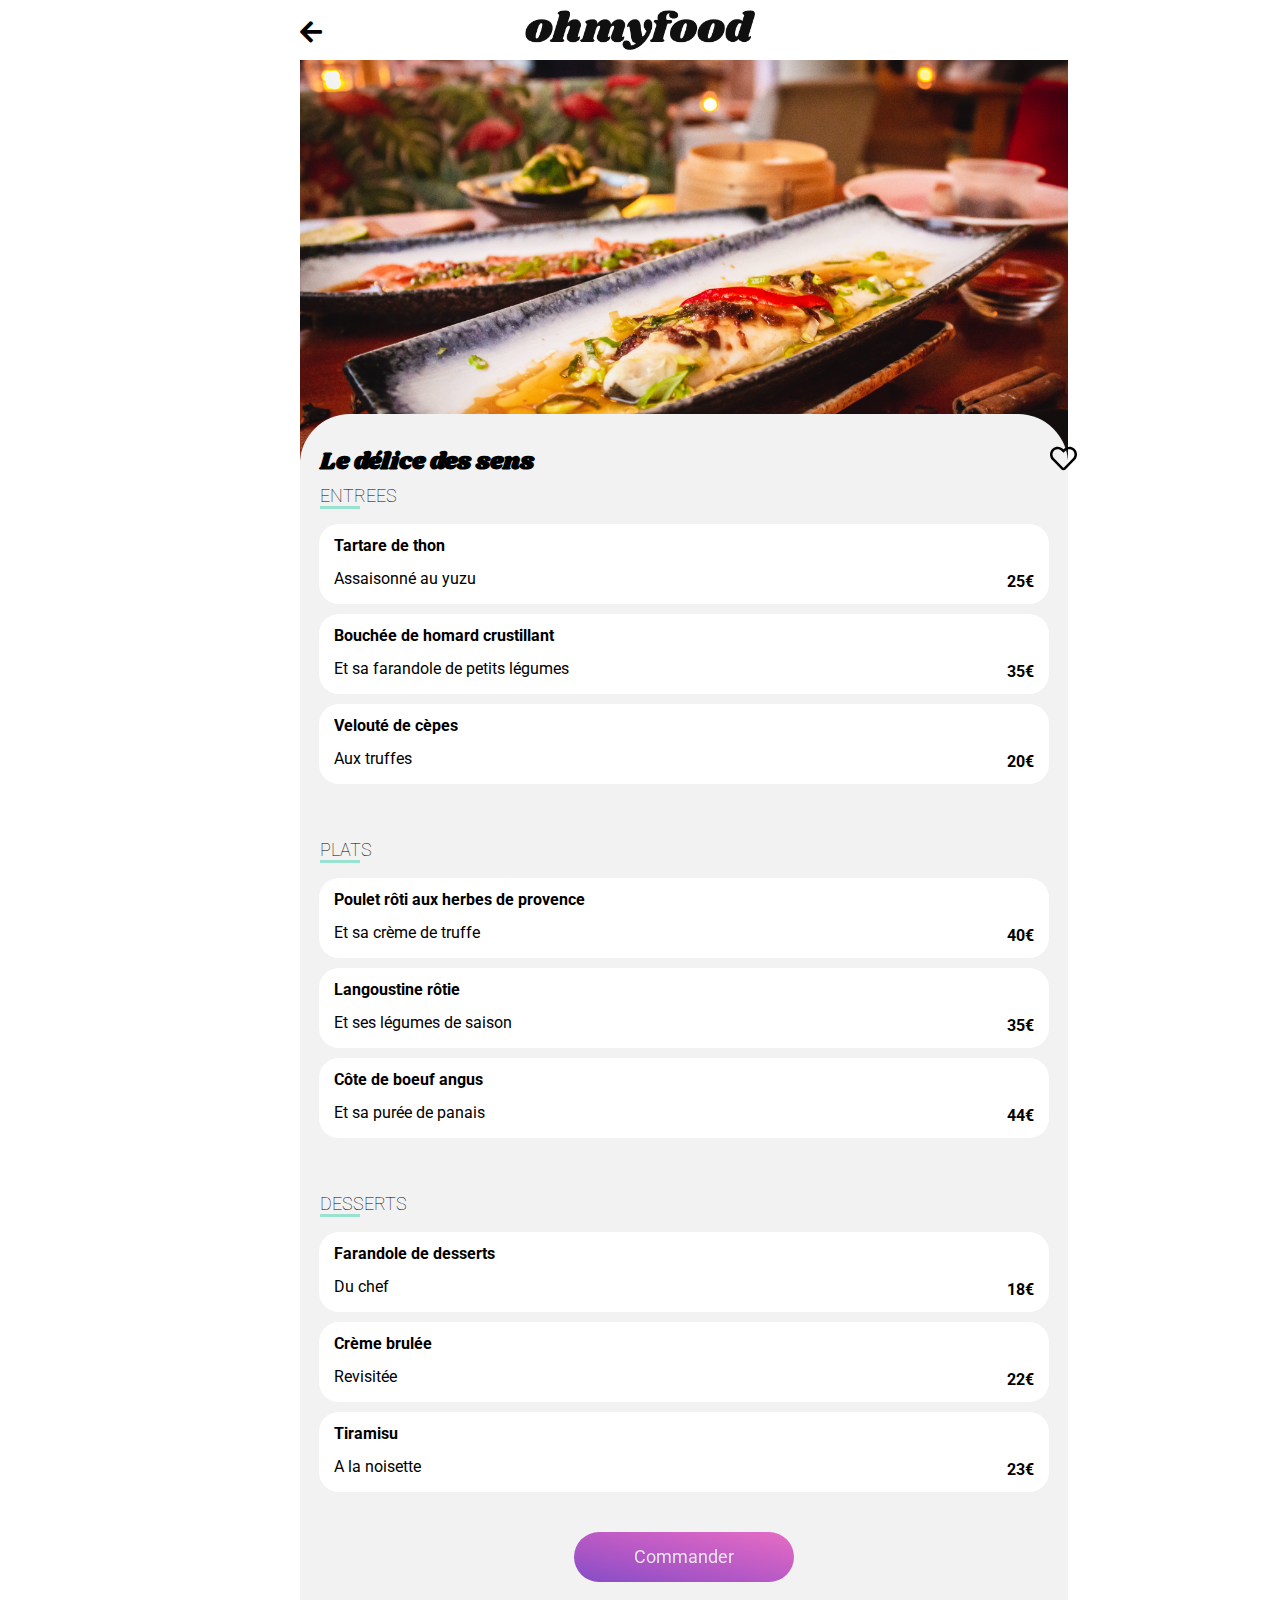
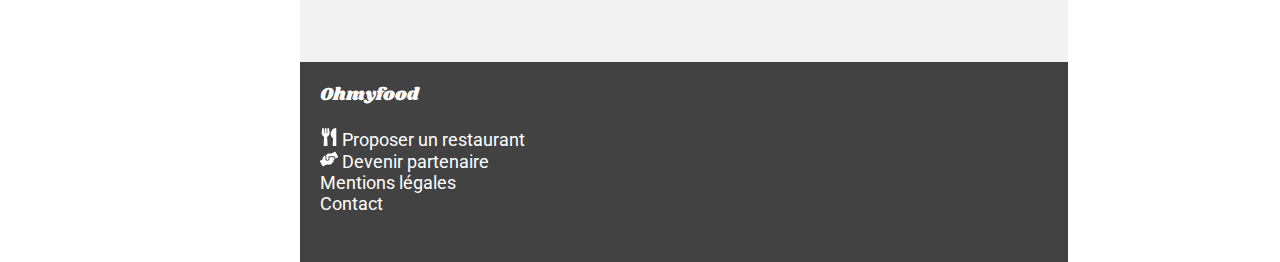
<file: restaurants/le-delice-des-sens.html>
<!DOCTYPE html>
<html lang="fr">
<head>
<meta charset="UTF-8">
<meta name="viewport" content="width=device-width,initial-scale=1.0">
<link href="https://fonts.googleapis.com/css2?family=Roboto&family=Shrikhand&display=swap" rel="stylesheet">
<link rel="preconnect" href="https://fonts.googleapis.com">
<link rel="preconnect" href="https://fonts.gstatic.com" crossorigin>
<link rel="stylesheet" href="https://use.fontawesome.com/releases/v5.15.4/css/all.css">
<link rel="stylesheet" href="../css/restaurant.css" />
<link rel="stylesheet" href="../css/desktop-restaurants.css">
<link rel="stylesheet" href="../css/tablette-restaurants.css">
<title>le-delice-des-sens</title>
</head>
<body>
    <header>
         <a href="../index.html" id="toLeft">
            <i class="fa fa-arrow-left"></i>
         </a>
        <div class="logo1"><img src="images2/ohmyfood.png" alt="logo-ohmyfood"></div>  
        <div><img src="images2/louis-hansel-shotsoflouis-qNBGVyOCY8Q-unsplash.jpg" class="img1" alt="restaurant-le-delice-des-sens"></div>
    </header>
    <main class="container1">
        <section>
            <div>
           <h1>Le délice des sens</h1>
           <div class="restaurants__figcaption__like">
            <div class="restaurants__figcaption__like__emptyheart">
                <!-- svg coeur vide -->
                <img src="images2/empty-heart.svg" alt="coeur-vide">
    <!--  -->
         </div>
<div class="restaurants__figcaption__like__fullheart">
    <!-- svg coeur dégradé -->
    <img src="images2/full-heart.svg" alt="coeur-dégradé">
        <!--  -->
    </div>
    </div>
    </div>
    <div class="vignets">
           <h2>ENTREES</h2>
           <div class="card">
            <h3>Tartare de thon</h3>
            <p>Assaisonné au yuzu</p>
            <div><svg aria-hidden="true" focusable="false" data-prefix="fas" data-icon="check-circle" class="svg-inline--fa fa-check-circle fa-w-16" role="img" xmlns="http://www.w3.org/2000/svg" viewBox="0 0 512 512"><path fill="#FFFFFF" d="M504 256c0 136.967-111.033 248-248 248S8 392.967 8 256 119.033 8 256 8s248 111.033 248 248zM227.314 387.314l184-184c6.248-6.248 6.248-16.379 0-22.627l-22.627-22.627c-6.248-6.249-16.379-6.249-22.628 0L216 308.118l-70.059-70.059c-6.248-6.248-16.379-6.248-22.628 0l-22.627 22.627c-6.248 6.248-6.248 16.379 0 22.627l104 104c6.249 6.249 16.379 6.249 22.628.001z"></path></svg></div> 
            <span><strong>25€</strong></span>
           </div>
        <div class="card">
            <h3>Bouchée de homard crustillant</h3>
            <p>Et sa farandole de petits légumes</p>
            <div><svg aria-hidden="true" focusable="false" data-prefix="fas" data-icon="check-circle" class="svg-inline--fa fa-check-circle fa-w-16" role="img" xmlns="http://www.w3.org/2000/svg" viewBox="0 0 512 512"><path fill="#FFFFFF" d="M504 256c0 136.967-111.033 248-248 248S8 392.967 8 256 119.033 8 256 8s248 111.033 248 248zM227.314 387.314l184-184c6.248-6.248 6.248-16.379 0-22.627l-22.627-22.627c-6.248-6.249-16.379-6.249-22.628 0L216 308.118l-70.059-70.059c-6.248-6.248-16.379-6.248-22.628 0l-22.627 22.627c-6.248 6.248-6.248 16.379 0 22.627l104 104c6.249 6.249 16.379 6.249 22.628.001z"></path></svg></div> 
            <span><strong>35€</strong></span>
            </div>
        <div class="card">
           <h3>Velouté de cèpes</h3>
           <p>Aux truffes</p>
           <div><svg aria-hidden="true" focusable="false" data-prefix="fas" data-icon="check-circle" class="svg-inline--fa fa-check-circle fa-w-16" role="img" xmlns="http://www.w3.org/2000/svg" viewBox="0 0 512 512"><path fill="#FFFFFF" d="M504 256c0 136.967-111.033 248-248 248S8 392.967 8 256 119.033 8 256 8s248 111.033 248 248zM227.314 387.314l184-184c6.248-6.248 6.248-16.379 0-22.627l-22.627-22.627c-6.248-6.249-16.379-6.249-22.628 0L216 308.118l-70.059-70.059c-6.248-6.248-16.379-6.248-22.628 0l-22.627 22.627c-6.248 6.248-6.248 16.379 0 22.627l104 104c6.249 6.249 16.379 6.249 22.628.001z"></path></svg></div> 
           <span><strong>20€</strong></span>
              </div> 
              </div>
              <div class="vignets">    
          <h2>PLATS</h2>
          <div class="card">
            <h3>Poulet rôti aux herbes de provence</h3>
            <p>Et sa crème de truffe</p>
            <div><svg aria-hidden="true" focusable="false" data-prefix="fas" data-icon="check-circle" class="svg-inline--fa fa-check-circle fa-w-16" role="img" xmlns="http://www.w3.org/2000/svg" viewBox="0 0 512 512"><path fill="#FFFFFF" d="M504 256c0 136.967-111.033 248-248 248S8 392.967 8 256 119.033 8 256 8s248 111.033 248 248zM227.314 387.314l184-184c6.248-6.248 6.248-16.379 0-22.627l-22.627-22.627c-6.248-6.249-16.379-6.249-22.628 0L216 308.118l-70.059-70.059c-6.248-6.248-16.379-6.248-22.628 0l-22.627 22.627c-6.248 6.248-6.248 16.379 0 22.627l104 104c6.249 6.249 16.379 6.249 22.628.001z"></path></svg></div> 
            <span><strong>40€</strong></span>
           </div>
        <div class="card">
            <h3>Langoustine rôtie</h3>
            <p>Et ses légumes de saison</p>
            <div><svg aria-hidden="true" focusable="false" data-prefix="fas" data-icon="check-circle" class="svg-inline--fa fa-check-circle fa-w-16" role="img" xmlns="http://www.w3.org/2000/svg" viewBox="0 0 512 512"><path fill="#FFFFFF" d="M504 256c0 136.967-111.033 248-248 248S8 392.967 8 256 119.033 8 256 8s248 111.033 248 248zM227.314 387.314l184-184c6.248-6.248 6.248-16.379 0-22.627l-22.627-22.627c-6.248-6.249-16.379-6.249-22.628 0L216 308.118l-70.059-70.059c-6.248-6.248-16.379-6.248-22.628 0l-22.627 22.627c-6.248 6.248-6.248 16.379 0 22.627l104 104c6.249 6.249 16.379 6.249 22.628.001z"></path></svg></div> 
            <span><strong>35€</strong></span>
            </div>
        <div class="card">
           <h3>Côte de boeuf angus</h3>
           <p>Et sa purée de panais</p>
           <div><svg aria-hidden="true" focusable="false" data-prefix="fas" data-icon="check-circle" class="svg-inline--fa fa-check-circle fa-w-16" role="img" xmlns="http://www.w3.org/2000/svg" viewBox="0 0 512 512"><path fill="#FFFFFF" d="M504 256c0 136.967-111.033 248-248 248S8 392.967 8 256 119.033 8 256 8s248 111.033 248 248zM227.314 387.314l184-184c6.248-6.248 6.248-16.379 0-22.627l-22.627-22.627c-6.248-6.249-16.379-6.249-22.628 0L216 308.118l-70.059-70.059c-6.248-6.248-16.379-6.248-22.628 0l-22.627 22.627c-6.248 6.248-6.248 16.379 0 22.627l104 104c6.249 6.249 16.379 6.249 22.628.001z"></path></svg></div> 
           <span><strong>44€</strong></span>
              </div>
              </div>
              <div class="vignets">     
        <h2>DESSERTS</h2>
        <div class="card">
            <h3>Farandole de desserts</h3>
            <p>Du chef</p>
            <div><svg aria-hidden="true" focusable="false" data-prefix="fas" data-icon="check-circle" class="svg-inline--fa fa-check-circle fa-w-16" role="img" xmlns="http://www.w3.org/2000/svg" viewBox="0 0 512 512"><path fill="#FFFFFF" d="M504 256c0 136.967-111.033 248-248 248S8 392.967 8 256 119.033 8 256 8s248 111.033 248 248zM227.314 387.314l184-184c6.248-6.248 6.248-16.379 0-22.627l-22.627-22.627c-6.248-6.249-16.379-6.249-22.628 0L216 308.118l-70.059-70.059c-6.248-6.248-16.379-6.248-22.628 0l-22.627 22.627c-6.248 6.248-6.248 16.379 0 22.627l104 104c6.249 6.249 16.379 6.249 22.628.001z"></path></svg></div> 
            <span><strong>18€</strong></span>
           </div>
        <div class="card">
            <h3>Crème brulée</h3>
            <p>Revisitée</p>
            <div><svg aria-hidden="true" focusable="false" data-prefix="fas" data-icon="check-circle" class="svg-inline--fa fa-check-circle fa-w-16" role="img" xmlns="http://www.w3.org/2000/svg" viewBox="0 0 512 512"><path fill="#FFFFFF" d="M504 256c0 136.967-111.033 248-248 248S8 392.967 8 256 119.033 8 256 8s248 111.033 248 248zM227.314 387.314l184-184c6.248-6.248 6.248-16.379 0-22.627l-22.627-22.627c-6.248-6.249-16.379-6.249-22.628 0L216 308.118l-70.059-70.059c-6.248-6.248-16.379-6.248-22.628 0l-22.627 22.627c-6.248 6.248-6.248 16.379 0 22.627l104 104c6.249 6.249 16.379 6.249 22.628.001z"></path></svg></div> 
            <span><strong>22€</strong></span>
            </div>
        <div class="card">
           <h3>Tiramisu</h3>
           <p>A la noisette</p>
           <div><svg aria-hidden="true" focusable="false" data-prefix="fas" data-icon="check-circle" class="svg-inline--fa fa-check-circle fa-w-16" role="img" xmlns="http://www.w3.org/2000/svg" viewBox="0 0 512 512"><path fill="#FFFFFF" d="M504 256c0 136.967-111.033 248-248 248S8 392.967 8 256 119.033 8 256 8s248 111.033 248 248zM227.314 387.314l184-184c6.248-6.248 6.248-16.379 0-22.627l-22.627-22.627c-6.248-6.249-16.379-6.249-22.628 0L216 308.118l-70.059-70.059c-6.248-6.248-16.379-6.248-22.628 0l-22.627 22.627c-6.248 6.248-6.248 16.379 0 22.627l104 104c6.249 6.249 16.379 6.249 22.628.001z"></path></svg></div> 
           <span><strong>23€</strong></span>
              </div>   
              </div>
        <span class="boutton">Commander</span>
    </section>
    <footer>
        <div class="bas-page">
        <span class="font-logo">Ohmyfood</span>
        <div>
            <span><svg aria-hidden="true" focusable="false" data-prefix="fas" data-icon="utensils" class="icone svg-inline--fa fa-utensils fa-w-13" role="img" xmlns="http://www.w3.org/2000/svg" viewBox="0 0 416 512"><path fill="currentColor" d="M207.9 15.2c.8 4.7 16.1 94.5 16.1 128.8 0 52.3-27.8 89.6-68.9 104.6L168 486.7c.7 13.7-10.2 25.3-24 25.3H80c-13.7 0-24.7-11.5-24-25.3l12.9-238.1C27.7 233.6 0 196.2 0 144 0 109.6 15.3 19.9 16.1 15.2 19.3-5.1 61.4-5.4 64 16.3v141.2c1.3 3.4 15.1 3.2 16 0 1.4-25.3 7.9-139.2 8-141.8 3.3-20.8 44.7-20.8 47.9 0 .2 2.7 6.6 116.5 8 141.8.9 3.2 14.8 3.4 16 0V16.3c2.6-21.6 44.8-21.4 48-1.1zm119.2 285.7l-15 185.1c-1.2 14 9.9 26 23.9 26h56c13.3 0 24-10.7 24-24V24c0-13.2-10.7-24-24-24-82.5 0-221.4 178.5-64.9 300.9z"></path></svg></span>
            <span>Proposer un restaurant</span>
        </div>
        <div>
            <span><svg aria-hidden="true" focusable="false" data-prefix="fas" data-icon="hands-helping" class="icone svg-inline--fa fa-hands-helping fa-w-20" role="img" xmlns="http://www.w3.org/2000/svg" viewBox="0 0 640 512"><path fill="currentColor" d="M488 192H336v56c0 39.7-32.3 72-72 72s-72-32.3-72-72V126.4l-64.9 39C107.8 176.9 96 197.8 96 220.2v47.3l-80 46.2C.7 322.5-4.6 342.1 4.3 357.4l80 138.6c8.8 15.3 28.4 20.5 43.7 11.7L231.4 448H368c35.3 0 64-28.7 64-64h16c17.7 0 32-14.3 32-32v-64h8c13.3 0 24-10.7 24-24v-48c0-13.3-10.7-24-24-24zm147.7-37.4L555.7 16C546.9.7 527.3-4.5 512 4.3L408.6 64H306.4c-12 0-23.7 3.4-33.9 9.7L239 94.6c-9.4 5.8-15 16.1-15 27.1V248c0 22.1 17.9 40 40 40s40-17.9 40-40v-88h184c30.9 0 56 25.1 56 56v28.5l80-46.2c15.3-8.9 20.5-28.4 11.7-43.7z"></path></svg></span>
            <span>Devenir partenaire</span>
        </div>
        <div>
        <span>Mentions légales</span>
        </div>
        <div>
        <a href="mailto:contact@ohmyfood.com">Contact</a>
        </div>
      </div>
</footer>
</main >
</body>
</html>
</file>
<file: css/mobile.css>
@media screen and (max-width: 767px){

*{
   box-sizing: border-box;
}

html, body{
   font-family: "Roboto", sans-serif;
   margin:0;
   padding:0;
   flex-direction:column;
}

.logo{
   display:flex;
   justify-content:center;
   margin:0 auto;
   height:40px;
   margin-top:10px;
   margin-bottom:10px;
}
.barrederecherche{
   display: flex;
   justify-content: center;
   align-items: center;
   width:100%;
   height:50px;
   background:#e0e0e0 ;
}
.button-explorer{
   display:flex;
   justify-content:center;
   align-items:center;
   width:300px;
   height:50px;
   color:#ffffff;
   border-radius:30px;
   background-image: linear-gradient(to left top, #9356dc, #b35cdc, #cf64dc, #e86edb, #ff79da);
   margin:0 auto;
   font-size:20px;
   font-weight:lighter;
   filter:brightness(90%);
   transition:filter 0.7s ease, box-shadow 0.7s ease;
}
.button-explorer:hover{
     filter:brightness(100%);
     box-shadow:2px 2px 5px 9px #e2e2e2;
}
a{
   text-decoration:none;
}
svg{
   width:25px;
   height:25px;
   cursor:pointer;
   overflow:visible;
}
h1{
   position:relative;
   display:flex;
   justify-content:space-around;
   align-items: center;
   font-weight:bolder;
   font-size:28px;
}
p{
   font-size:18px;
}
.iconemap{
   height:20px;
   padding-right:20px;
} 
input{
   width:120px;
   border:none;
   background-color:#e0e0e0;
   color: black;
    font-weight: bold;
    display:flex;
    justify-content: center;
    align-items: center;
   
}       
.nav-box{
   padding:30px;
   text-align:center;
   background-color: #F2F2F2;
}
#bloc-bouttons-fonctionnement h3{
   margin-left:10px;
   font-size:1.5rem;
}
button{
   display:flex;
   justify-content:center;
   align-items:center;
    border:none;
    border-radius:20px;
    width:330px;
    margin:0 auto;
    margin-top:20px;
    margin-right:20px;
    cursor:pointer;
    height:70px;
    position:relative;
    font-weight:bold;
    font-family:"Roboto", sans-serif;
    font-size:16px;
    background-color:#F2F2F2;
    
}

button span{
   color:#000000;
   display:flex;
   height:70px;
   justify-content:center;
   align-items:center;
   margin-right:20px;
}
button span svg{
   display:flex;
   justify-content:center;
   align-items:center;
   height:20px;
   width:20px;
}
button span:last-child{
   display:inline-block;
   width:24px;
   height:24px;
   background:#9356DC;
   color:#ffffff;
   text-align:center;
   padding-top:4px;
   border-radius:12px;
   position:absolute;
   top:50%;
   left:0;
   transform:translate3d(-50%,-50%, 0);
   
}
button:hover{
  
   background:#f3e5f5;
   box-shadow:0px 0px 5px 5px #e0e0e0;
 
}
button:hover svg path{
  
   fill:#9356DC;

}
h2{
   margin-left:10px;
   margin-bottom:20px;
   padding-top:40px;
   font-size:1.5rem;
}
.carte{
   width:100%;
   height:1230px;
   background-color:#F2F2F2;
   position:relative;
}
.image{
   width:100%;
   height:200px;
   object-fit:cover;
   object-position:left;
   border-radius:15px  15px 0 0;
   margin-bottom:10px;

}
.boite{
   width:95%;
   height:260px;
   margin:0 auto;
   background-color:#ffffff;
   margin-bottom:20px;
   border-radius:15px 15px;
   text-decoration:none;
   display:block !important;
   color:#000000;
   position:relative;
}

.margetext{
   display:flex;
   justify-content:flex-start;
   align-items:center;
   width:340px;
   margin-left:20px;
}


.nouveau{
border:solid 1px transparent;
border-radius:5px;
background-color: #9fcfc3;
color:#1b5e20   ;
font-weight: bold;
font-size:16px;
position:absolute;
width:100px;
height:40px;
display:flex;
justify-content:center;
align-items:center;
top:5%;
right:15px;

}
/* heart checkboxes */

.restaurantmenu__presentation__title__like,
.restaurants__figcaption__like {
position: absolute;
width: 2rem;
margin: 0.3rem 0.5rem 0 0;
cursor: pointer;
margin-top:-10px;
margin-left:300px;

}
.restaurants__figcaption__like__emptyheart {
width: 1.5rem;
position: absolute;
margin-top:-20px;
}
.restaurant__figcaption__like__emptyheart:hover{
opacity:0;
}

.restaurants__figcaption__like__fullheart {
width: 1.5rem;
position: absolute;
opacity: 0;
margin-top:-20px;
}

.restaurants__figcaption__like__fullheart:hover {
opacity: 1;
transition: 1s ease-in-out;
} 
/*footer*/
footer{
   height:180px;
   background-color:#424242;
}  
.font-logo{
   display:flex;
   font-family: "Shrikhand", cursive;
   margin-bottom:20px;
}
.bas-page{
   padding-left:20px;
   color:#ffffff;
   padding-top:20px;
}
.icone{
   width:18px;
   height:18px;
}
footer a{
   color:#ffffff;
   text-decoration:none;
}
}
</file>
<file: css/desktop.css>
@media screen and (min-width:1025px){
    *{
        box-sizing: border-box;
     }
     
     html, body{
        font-family: "Roboto", sans-serif;
        margin:0;
        padding:0;
        /* flex-direction:column; */
     }
     .logo{
      display:flex;
      justify-content:center;
      margin:0 auto;
      height:40px;
      margin-top:10px;
      margin-bottom:10px;
   }
   .barrederecherche{
      display: flex;
      justify-content: center;
      align-items: center;
      width:100%;
      height:50px;
      background:#e0e0e0 ;
   }
   .button-explorer{
      display:flex;
      justify-content:center;
      align-items:center;
      width:300px;
      height:50px;
      color:#ffffff;
      border-radius:30px;
      background-image: linear-gradient(to left top, #9356dc, #b35cdc, #cf64dc, #e86edb, #ff79da);
      margin:0 auto;
      font-size:20px;
      font-weight:lighter;
      filter:brightness(90%);
      transition:filter 0.7s ease, box-shadow 0.7s ease;
   
   }
   .button-explorer:hover{
   
        filter:brightness(100%);
        box-shadow:2px 2px 5px 9px #e2e2e2;
   }
   a{
      text-decoration:none;
   }
   svg{
      width:25px;
      height:25px;
      cursor:pointer;
      overflow:visible;
   }
   h1{
      position:relative;
      display:flex;
      justify-content:space-around;
      align-items: center;
      font-weight:bolder;
      font-size:28px;
   }
   p{
      font-size:18px;
   }
   .iconemap{
      height:20px;
      padding-right:20px;
   } 
   input{
      width:120px;
      border:none;
      background-color:#e0e0e0;
      color: black;
       font-weight: bold;
       display:flex;
       justify-content: center;
       align-items: center;
      
   }       
   .nav-box{
      padding:30px;
      text-align:center;
      background-color: #F2F2F2;
   }
   button{
      display:flex;
      justify-content:center;
      align-items:center;
       border:none;
       border-radius:20px;
       width:330px;
       margin:0 auto !important;
       margin-top:20px !important;
       cursor:pointer;
       height:70px;
       position:relative;
       font-weight:bold;
       font-family:"Roboto", sans-serif;
       font-size:16px;
       background-color:#F2F2F2;
       
   }
   
   button span{
      color:#000000;
      display:flex;
      height:70px;
      justify-content:center;
      align-items:center;
      margin-right:20px;
   }
   button span svg{
      display:flex;
      justify-content:center;
      align-items:center;
      height:20px;
      width:20px;
   }
   button span:last-child{
      display:inline-block;
      width:24px;
      height:24px;
      background:#9356DC;
      color:#ffffff;
      text-align:center;
      padding-top:4px;
      border-radius:12px;
      position:absolute;
      top:50%;
      left:0;
      transform:translate3d(-50%,-50%, 0);
      
   }
   button:hover{
     
      background:#f3e5f5;
      box-shadow:0px 0px 5px 5px #e0e0e0;
    
   }
   button:hover svg path{
     
      fill:#9356DC;
   
   }
   #bloc-bouttons-fonctionnement{
      text-align:center;
   }
   #bloc-bouttons-fonctionnement h3{
      font-size:1.8rem;
   }
   #carte-restaurant{
      margin-left:600px;
      padding-top:20px;
      font-size:1.8rem;
   }
   .carte{
      width:100%;
      height:1400px;
      background-color:#F2F2F2;
      position:relative;
   
   }
   .image{
      width:100%;
      height:250px;
      object-fit:cover;
      object-position:left;
      border-radius:15px  15px 0 0;
      margin-bottom:10px;
   
   }
   .boite{
      width:50%;
      height:310px;
      margin:0 auto;
      background-color:#ffffff;
      margin-bottom:20px;
      border-radius:15px 15px;
      text-decoration:none;
      display:block !important;
      color:#000000;
      position:relative;
   }
   .bloc-coeur{
      position:relative;
      background:green;
      height:100px;
   }
   
   .margetext{
      display:flex;
      justify-content:flex-start;
      align-items:center;
      width:340px;
      margin-left:20px;
   }
   
   
   .nouveau{
   border:solid 1px transparent;
   border-radius:5px;
   background-color: #9fcfc3;
   color:#1b5e20   ;
   font-weight: bold;
   font-size:16px;
   position:absolute;
   width:100px;
   height:40px;
   display:flex;
   justify-content:center;
   align-items:center;
   top:5%;
   right:15px;
   
   }
   /* heart checkboxes */
   
   .restaurantmenu__presentation__title__like,
   .restaurants__figcaption__like {
   position: absolute;
   width: 2rem;
   /* margin: 0.3rem 0.5rem 0 0; */
   cursor: pointer;
   /* margin-top:-35px;
   margin-left:280px; */
   right:15px;
   bottom:15px;
   
   }
   
   .restaurants__figcaption__like__emptyheart {
   width: 1.5rem;
   position: absolute;
   margin-top:-20px;
   }
   .restaurant__figcaption__like__emptyheart:hover{
   opacity:0;
   }
   
   .restaurants__figcaption__like__fullheart {
   width: 1.5rem;
   position: absolute;
   opacity: 0;
   margin-top:-20px;
   }
   
   .restaurants__figcaption__like__fullheart:hover {
   opacity: 1;
   transition: 1s ease-in-out;
   } 
   /*footer*/
   footer{
      height:180px;
      background-color:#424242;
   }  
   .font-logo{
      display:flex;
      font-family: "Shrikhand", cursive;
      margin-bottom:20px;
   }
   .bas-page{
      padding-left:20px;
      color:#ffffff;
      padding-top:20px;
   }
   .icone{
      width:18px;
      height:18px;
   }
   footer a{
      color:#ffffff;
      text-decoration:none;
   }
    }
</file>
<file: css/tablette.css>
@media screen and (min-width:768px) and (max-width: 1024px){
    html, body{
        font-family: "Roboto", sans-serif;
        margin:0;
        padding:0;
        flex-direction:column;
     }
    .logo{
        display:flex;
        justify-content:center;
        margin:0 auto;
        height:40px;
        margin-top:10px;
        margin-bottom:10px;
     }
     .barrederecherche{
        display: flex;
        justify-content: center;
        align-items: center;
        width:100%;
        height:50px;
        background:#e0e0e0 ;
     }
     .button-explorer{
        display:flex;
        justify-content:center;
        align-items:center;
        width:300px;
        height:50px;
        color:#ffffff;
        border-radius:30px;
        background-image: linear-gradient(to left top, #9356dc, #b35cdc, #cf64dc, #e86edb, #ff79da);
        margin:0 auto;
        font-size:20px;
        font-weight:lighter;
        filter:brightness(90%);
        transition:filter 0.7s ease, box-shadow 0.7s ease;
     }
     .button-explorer:hover{
          filter:brightness(100%);
          box-shadow:2px 2px 5px 9px #e2e2e2;
     }
     a{
        text-decoration:none;
     }
     svg{
        width:25px;
        height:25px;
        cursor:pointer;
        overflow:visible;
     }
     h1{
        position:relative;
        display:flex;
        justify-content:space-around;
        align-items: center;
        font-weight:bolder;
        font-size:28px;
     }
     p{
        font-size:18px;
     }
     .iconemap{
        height:20px;
        padding-right:20px;
     } 
     input{
        width:120px;
        border:none;
        background-color:#e0e0e0;
        color: black;
         font-weight: bold;
         display:flex;
         justify-content: center;
         align-items: center;
        
     }       
     .nav-box{
        padding:30px;
        text-align:center;
        background-color: #F2F2F2;
     }
     #bloc-bouttons-fonctionnement h3{
        margin-left:300px;
        font-size:1.5rem;
     }
     button{
        display:flex;
        justify-content:center;
        align-items:center;
         border:none;
         border-radius:20px;
         width:330px;
         margin-left:230px;
         margin-top:20px;
         margin-right:20px;
         cursor:pointer;
         height:70px;
         position:relative;
         font-weight:bold;
         font-family:"Roboto", sans-serif;
         font-size:16px;
         background-color:#F2F2F2;
         
     }
     
     button span{
        color:#000000;
        display:flex;
        height:70px;
        justify-content:center;
        align-items:center;
        margin-right:20px;
     }
     button span svg{
        display:flex;
        justify-content:center;
        align-items:center;
        height:20px;
        width:20px;
     }
     button span:last-child{
        display:inline-block;
        width:24px;
        height:24px;
        background:#9356DC;
        color:#ffffff;
        text-align:center;
        padding-top:4px;
        border-radius:12px;
        position:absolute;
        top:50%;
        left:0;
        transform:translate3d(-50%,-50%, 0);
        
     }
     button:hover{
       
        background:#f3e5f5;
        box-shadow:0px 0px 5px 5px #e0e0e0;
      
     }
     button:hover svg path{
       
        fill:#9356DC;
     
     }
     h2{
        margin-left:20px;
        margin-bottom:20px;
        padding-top:40px;
        font-size:1.5rem;
     }
     .carte{
        width:100%;
        height:1410px;
        background-color:#F2F2F2;
        position:relative;
     }
     .image{
        width:100%;
        height:250px;
        object-fit:cover;
        object-position:left;
        border-radius:15px  15px 0 0;
        margin-bottom:10px;
     
     }
     .boite{
        width:95%;
        height:310px;
        margin:0 auto;
        background-color:#ffffff;
        margin-bottom:20px;
        border-radius:15px 15px;
        text-decoration:none;
        display:block !important;
        color:#000000;
        position:relative;
     }
     
     .margetext{
        display:flex;
        justify-content:flex-start;
        align-items:center;
        width:340px;
        margin-left:20px;
     }
     
     
     .nouveau{
     border:solid 1px transparent;
     border-radius:5px;
     background-color: #9fcfc3;
     color:#1b5e20   ;
     font-weight: bold;
     font-size:16px;
     position:absolute;
     width:100px;
     height:40px;
     display:flex;
     justify-content:center;
     align-items:center;
     top:5%;
     right:15px;
     
     }
     /* heart checkboxes */

.restaurantmenu__presentation__title__like,
.restaurants__figcaption__like {
position: absolute;
width: 2rem;
margin: 0.3rem 0.5rem 0 0;
cursor: pointer;
margin-top:-10px;

}
.restaurants__figcaption__like__emptyheart {
width: 1.5rem;
position: absolute;
margin-top:-20px;
margin-left:670px;
}
.restaurant__figcaption__like__emptyheart:hover{
opacity:0;
}

.restaurants__figcaption__like__fullheart {
width: 1.5rem;
position: absolute;
opacity: 0;
margin-top:-20px;
}

.restaurants__figcaption__like__fullheart:hover {
opacity: 1;
transition: 1s ease-in-out;
} 
     /*footer*/
footer{
    height:180px;
    background-color:#424242;
 }  
 .font-logo{
    display:flex;
    font-family: "Shrikhand", cursive;
    margin-bottom:20px;
 }
 .bas-page{
    padding-left:20px;
    color:#ffffff;
    padding-top:20px;
 }
 .icone{
    width:18px;
    height:18px;
 }
 footer a{
    color:#ffffff;
    text-decoration:none;
 }
}
</file>
<file: css/loader.css>
#loader{
    animation-duration:3s;
    position:fixed;
    top:0;
    left:0;
    right:0;
    bottom:0;
    z-index:9999;
    background:rgba(255,255,255,0.8);
    visibility:hidden;
    animation-fill-mode:none;
    animation-name:opacity;

 }
 @keyframes opacity{
    0%{
       visibility:visible;
     
    }
    100%{
       visibility:hidden;
    }
 }
 .loading-spinner{
    border:10px solid transparent;
    border-top:10px solid #9356DC;
    border-bottom:10px solid #FF79DA;
    border-radius:50%;
    width:100px;
    height:100px;
    margin:0 auto;
    margin-top:calc( 50vh - 50px);
    animation-duration:3s;
    animation-fill-mode: ease;
    animation-name:spin;
 }
   
 @keyframes spin{
    0%{
       transform:rotate(0deg);
    }
    100%{
       transform:rotate(360deg);
    }
}
</file>
<file: css/restaurant.css>
@media all and (max-width: 767px){
    *{
       box-sizing: border-box;
    }
    
    html, body{
       font-family:"Roboto" ,sans-serif;
       font-size:18px;
       margin:0;
       padding:0;
       flex-direction:column;
    }
    .logo1{
      display:flex;
      justify-content: center;
      margin:0 auto;
      height:40px;
      margin-top:10px;
      margin-bottom:10px;
   }
   .img1{
      width:100%;
      height:300px;
      object-fit: cover;
   }
   .container1{
      width:100%;
      height:1300px;
      background-color:#F2F2F2;
      border-radius:50px 50px 0 0;
      transform:translateY(-50px);
   }
    h1{
       padding-top:30px;
       margin-top:0px;
       margin-left:20px;
       font-family:"shrikhand", cursive;
       font-size:24px;
    }
    h2{
      border-bottom: solid 3px #99E2D0;
      width:40px;
      margin-left:20px;
      padding-top:40px;
      font-weight:lighter;
      font-size:large;  
     }
    .vignets{
       animation-name:slideIn;
       animation-duration:2s;
       animation-timing-function:linear;
      
    }
       @keyframes slideIn{
         from{
           transform:translate3d(0, 50px, 0);
           opacity:0;
         }
         to{
          transform:translate3d(0, 0, 0);
           opacity:1;
         }
       }
       
/* heart checkboxes */

.restaurantmenu__presentation__title__like,
.restaurants__figcaption__like {
  position: relative;
  width: 2rem;
  margin: 0.3rem 0.5rem 0 0;
  margin-left:300px;
  margin-top:-50px;
}

.restaurants__figcaption__like__emptyheart {
  width: 1.5rem;
  position: absolute;
}
.restaurant__figcaption__like__emptyheart:hover{
  opacity:0;
}
.restaurants__figcaption__like__fullheart {
  width: 1.5rem;
  position: absolute;
  opacity: 0;
}

.restaurants__figcaption__like__fullheart:hover {
  opacity: 1;
  transition: 1s ease-in-out;
}
/*checkboxe et apparition du prix*/
.card{
   box-sizing:border-box;
   background:#ffffff;
   padding:15px;
   border-radius:20px;
   margin:0 auto;
   height:80px;
   width:95%;
   position:relative;
   margin-bottom: 10px;
}
.card div{
position:absolute;
 top:0;
 right:0;
 width:0px;
 height:80px;
 border-radius:0 20px 20px 0;
 background:#009688;
 transition:width ease 0.5s;
 text-align:center;
}

.card:hover div{

 width:80px;

}
h3{
   font-size:16px;  
   margin-top:-3px;
   text-overflow:ellipsis;
    overflow:hidden;
    white-space: nowrap;
    transition:width ease 0.7s;
   }
   
.card:hover h3{
   
  width:calc(100% - 100px);
   
   }
.card p{
font-size:14px;
 margin-top:-2px;
 text-overflow:ellipsis;
 overflow:hidden;
 white-space: nowrap;
 transition:width ease 0.7s;
}

.card:hover p{

 width:calc(100% - 100px);

}
.card svg{
width:0px;
height:28px;

}
.card:hover svg{
   width:28px;
   transform:rotate(360deg);
   transition:transform ease 1s;
   display:inline-block;
   /* margin:0 auto !important; */
   margin-top:27px;
}
.card span{
   display:flex;
   width:100%;
   justify-content:flex-end;
   align-items:center;
   margin-top:-32px;  
   transition:width ease 0.5s;
   font-size:14px;

}
.card:hover span{
   width:calc(395px - 120px);
}
.boutton{
display:flex;
justify-content:center;
align-items:center;
width:220px;
height:50px;
color:#ffffff;
border-radius:30px;
background-image: linear-gradient(to right top, #9356dc, #b35cdc, #cf64dc, #e86edb, #ff79da);
margin:0 auto;
position:relative;
cursor:pointer;
margin-top:40px;
margin-bottom:80px;
filter:brightness(90%);
transition:filter 0.7s ease, box-shadow 0.7s ease;

}
.boutton:hover{

filter:brightness(100%);
box-shadow:2px 2px 5px 9px #e0e0e0;
   
}
/*footer*/
footer{
   height:200px;
   background-color:#424242;
}
.font-logo{
   display:flex;
   font-family: "Shrikhand", cursive;
   margin-bottom:20px;
}
.bas-page{
   padding-left:20px;
   color:#ffffff;
   padding-top:20px;
}

.icone{
   width:18px;
   height:18px;
}
footer a{
   color:#ffffff;
   text-decoration:none;
} 
#toLeft {
   position:absolute;
   top:10px;
   left:10px;
   cursor:pointer;
   font-size:25px;
   line-height:45px;
   color:#000000;
   text-align:center;
  } 
}
</file>
<file: css/desktop-restaurants.css>
@media screen and (min-width:1025px){
        *{
           box-sizing: border-box;
        }
        
        html, body{
           font-family:"Roboto" ,sans-serif;
           font-size:18px;
           margin:0;
           padding:0;
           flex-direction:column;
        }
        .logo1{
          display:flex;
          justify-content: center;
          margin:0 auto;
          height:40px;
          margin-top:10px;
          margin-bottom:10px;
       }
       .img1{
          width:60%;
          height:400px;
          object-fit: cover;
          margin-left:300px;
       }
       .container1{
          width:60%;
          height:1300px;
          background-color:#F2F2F2;
          border-radius:50px 50px 0 0;
          transform:translateY(-50px);
          margin-left:300px;
       }
        h1{
           padding-top:30px;
           margin-top:0px;
           margin-left:20px;
           font-family:"shrikhand", cursive;
           font-size:24px;
        }
        h2{
          border-bottom: solid 3px #99E2D0;
          width:40px;
          margin-left:20px;
          padding-top:40px;
          font-weight:lighter;
          font-size:large;  
         }
        .vignets{
           animation-name:slideIn;
           animation-duration:2s;
           animation-timing-function:linear;
          
        }
           @keyframes slideIn{
             from{
               transform:translate3d(0, 50px, 0);
               opacity:0;
             }
             to{
              transform:translate3d(0, 0, 0);
               opacity:1;
             }
           }
           
    /* heart checkboxes */
    
    .restaurantmenu__presentation__title__like,
    .restaurants__figcaption__like {
      position: relative;
      width: 2rem;
      margin: 0.3rem 0.5rem 0 0;
      margin-left:750px;
      margin-top:-50px;
    }
    
    .restaurants__figcaption__like__emptyheart {
      width: 1.5rem;
      position: absolute;
    }
    .restaurant__figcaption__like__emptyheart:hover{
      opacity:0;
    }
    .restaurants__figcaption__like__fullheart {
      width: 1.5rem;
      position: absolute;
      opacity: 0;
    }
    
    .restaurants__figcaption__like__fullheart:hover {
      opacity: 1;
      transition: 1s ease-in-out;
    }
    /*checkboxe et apparition du prix*/
    .card{
       box-sizing:border-box;
       background:#ffffff;
       padding:15px;
       border-radius:20px;
       margin:0 auto;
       height:80px;
       width:95%;
       position:relative;
       margin-bottom: 10px;
    }
    .card div{
    position:absolute;
     top:0;
     right:0;
     width:0px;
     height:80px;
     border-radius:0 20px 20px 0;
     background:#009688;
     transition:width ease 0.5s;
     text-align:center;
    }
    
    .card:hover div{
    
     width:80px;
    
    }
    h3{
       font-size:16px;  
       margin-top:-3px;
       text-overflow:ellipsis;
        overflow:hidden;
        white-space: nowrap;
        transition:width ease 0.7s;
       }
       
    .card:hover h3{
       
      width:calc(100% - 100px);
       
       }
    .card p{
    font-size:16px;
     margin-top:-2px;
     text-overflow:ellipsis;
     overflow:hidden;
     white-space: nowrap;
     transition:width ease 0.7s;
    }
    
    .card:hover p{
    
     width:calc(100% - 100px);
    
    }
    .card svg{
    width:0px;
    height:28px;
    
    }
    .card:hover svg{
       width:28px;
       transform:rotate(360deg);
       transition:transform ease 1s;
       display:inline-block;
       /* margin:0 auto !important; */
       margin-top:27px;
    }
    .card span{
       display:flex;
       width:100%;
       justify-content:flex-end;
       align-items:center;
       margin-top:-32px;  
       transition:width ease 0.5s;
       font-size:16px;
    
    }
    .card:hover span{
       width:calc(650px - 0px);
    }
    .boutton{
    display:flex;
    justify-content:center;
    align-items:center;
    width:220px;
    height:50px;
    color:#ffffff;
    border-radius:30px;
    background-image: linear-gradient(to right top, #9356dc, #b35cdc, #cf64dc, #e86edb, #ff79da);
    margin:0 auto;
    position:relative;
    cursor:pointer;
    margin-top:40px;
    margin-bottom:80px;
    filter:brightness(90%);
    transition:filter 0.7s ease, box-shadow 0.7s ease;
    
    }
    .button-explorer:hover{
    
         filter:brightness(100%);
         box-shadow:2px 2px 5px 9px #e0e0e0;
       
    }
    /*footer*/
    footer{
       height:200px;
       background-color:#424242;
    }
    .font-logo{
       display:flex;
       font-family: "Shrikhand", cursive;
       margin-bottom:20px;
    }
    .bas-page{
       padding-left:20px;
       color:#ffffff;
       padding-top:20px;
    }
    
    .icone{
       width:18px;
       height:18px;
    }
    footer a{
       color:#ffffff;
       text-decoration:none;
    } 
    #toLeft {
       position:absolute;
       top:10px;
       left:300px;
       cursor:pointer;
       font-size:25px;
       line-height:45px;
       color:#000000;
       text-align:center;
      } 
    }
</file>
<file: css/tablette-restaurants.css>
@media screen and (min-width: 768px) and (max-width: 1024px){
  *{
    box-sizing: border-box;
 }
 
 html, body{
    font-family:"Roboto" ,sans-serif;
    font-size:18px;
    margin:0;
    padding:0;
    flex-direction:column;
 }
 .logo1{
   display:flex;
   justify-content: center;
   margin:0 auto;
   height:40px;
   margin-top:10px;
   margin-bottom:10px;
}
.img1{
   width:100%;
   height:350px;
   object-fit: cover;
}
.container1{
   width:100%;
   height:1300px;
   background-color:#F2F2F2;
   border-radius:50px 50px 0 0;
   transform:translateY(-50px);
}
 h1{
    padding-top:30px;
    margin-top:0px;
    margin-left:20px;
    font-family:"shrikhand", cursive;
    font-size:24px;
 }
 h2{
   border-bottom: solid 3px #99E2D0;
   width:40px;
   margin-left:20px;
   padding-top:40px;
   font-weight:lighter;
   font-size:large;  
  }
 .vignets{
    animation-name:slideIn;
    animation-duration:2s;
    animation-timing-function:linear;
   
 }
    @keyframes slideIn{
      from{
        transform:translate3d(0, 50px, 0);
        opacity:0;
      }
      to{
       transform:translate3d(0, 0, 0);
        opacity:1;
      }
    }
    
/* heart checkboxes */

.restaurantmenu__presentation__title__like,
.restaurants__figcaption__like {
position: relative;
width: 2rem;
margin: 0.3rem 0.5rem 0 0;
margin-left:700px;
margin-top:-50px;
}

.restaurants__figcaption__like__emptyheart {
width: 1.5rem;
position: absolute;
}
.restaurant__figcaption__like__emptyheart:hover{
opacity:0;
}
.restaurants__figcaption__like__fullheart {
width: 1.5rem;
position: absolute;
opacity: 0;
}

.restaurants__figcaption__like__fullheart:hover {
opacity: 1;
transition: 1s ease-in-out;
}
/*checkboxe et apparition du prix*/
.card{
box-sizing:border-box;
background:#ffffff;
padding:15px;
border-radius:20px;
margin:0 auto;
height:80px;
width:95%;
position:relative;
margin-bottom: 10px;
}
.card div{
position:absolute;
top:0;
right:0;
width:0px;
height:80px;
border-radius:0 20px 20px 0;
background:#009688;
transition:width ease 0.5s;
text-align:center;
}

.card:hover div{

width:80px;

}
h3{
font-size:16px;  
margin-top:-3px;
text-overflow:ellipsis;
 overflow:hidden;
 white-space: nowrap;
 transition:width ease 0.7s;
}

.card:hover h3{

width:calc(100% - 100px);

}
.card p{
font-size:16px;
margin-top:-2px;
text-overflow:ellipsis;
overflow:hidden;
white-space: nowrap;
transition:width ease 0.7s;
}

.card:hover p{

width:calc(100% - 100px);

}
.card svg{
width:0px;
height:28px;

}
.card:hover svg{
width:28px;
transform:rotate(360deg);
transition:transform ease 1s;
display:inline-block;
/* margin:0 auto !important; */
margin-top:27px;
}
.card span{
display:flex;
width:100%;
justify-content:flex-end;
align-items:center;
margin-top:-32px;  
transition:width ease 0.5s;
font-size:16px;

}
.card:hover span{
width:calc(600px - 0px);
}
.boutton{
display:flex;
justify-content:center;
align-items:center;
width:220px;
height:50px;
color:#ffffff;
border-radius:30px;
background-image: linear-gradient(to right top, #9356dc, #b35cdc, #cf64dc, #e86edb, #ff79da);
margin:0 auto;
position:relative;
cursor:pointer;
margin-top:40px;
margin-bottom:80px;
filter:brightness(90%);
transition:filter 0.7s ease, box-shadow 0.7s ease;

}
.boutton:hover{

filter:brightness(100%);
box-shadow:2px 2px 5px 9px #e0e0e0;

}
/*footer*/
footer{
height:200px;
background-color:#424242;
}
.font-logo{
display:flex;
font-family: "Shrikhand", cursive;
margin-bottom:20px;
}
.bas-page{
padding-left:20px;
color:#ffffff;
padding-top:20px;
}

.icone{
width:18px;
height:18px;
}
footer a{
color:#ffffff;
text-decoration:none;
} 
#toLeft {
position:absolute;
top:10px;
left:10px;
cursor:pointer;
font-size:25px;
line-height:45px;
color:#000000;
text-align:center;
} 
}
</file>
